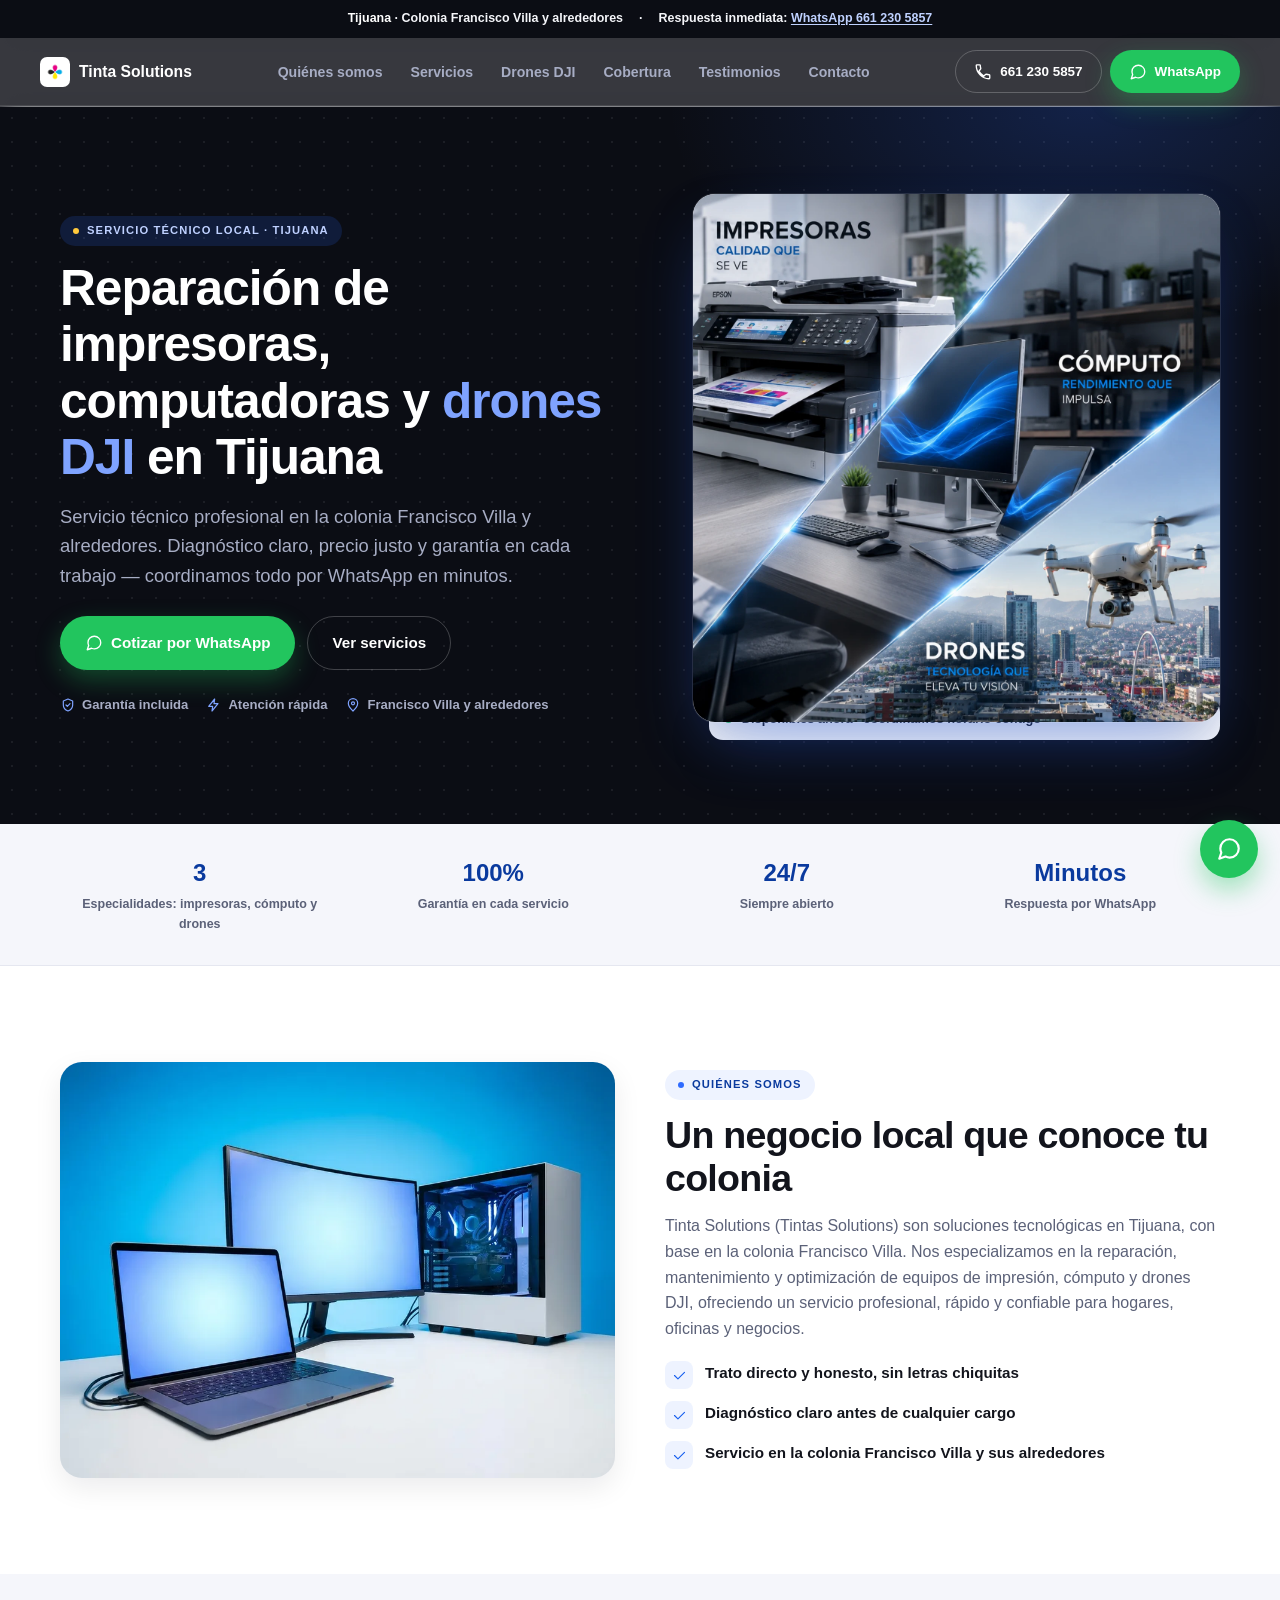
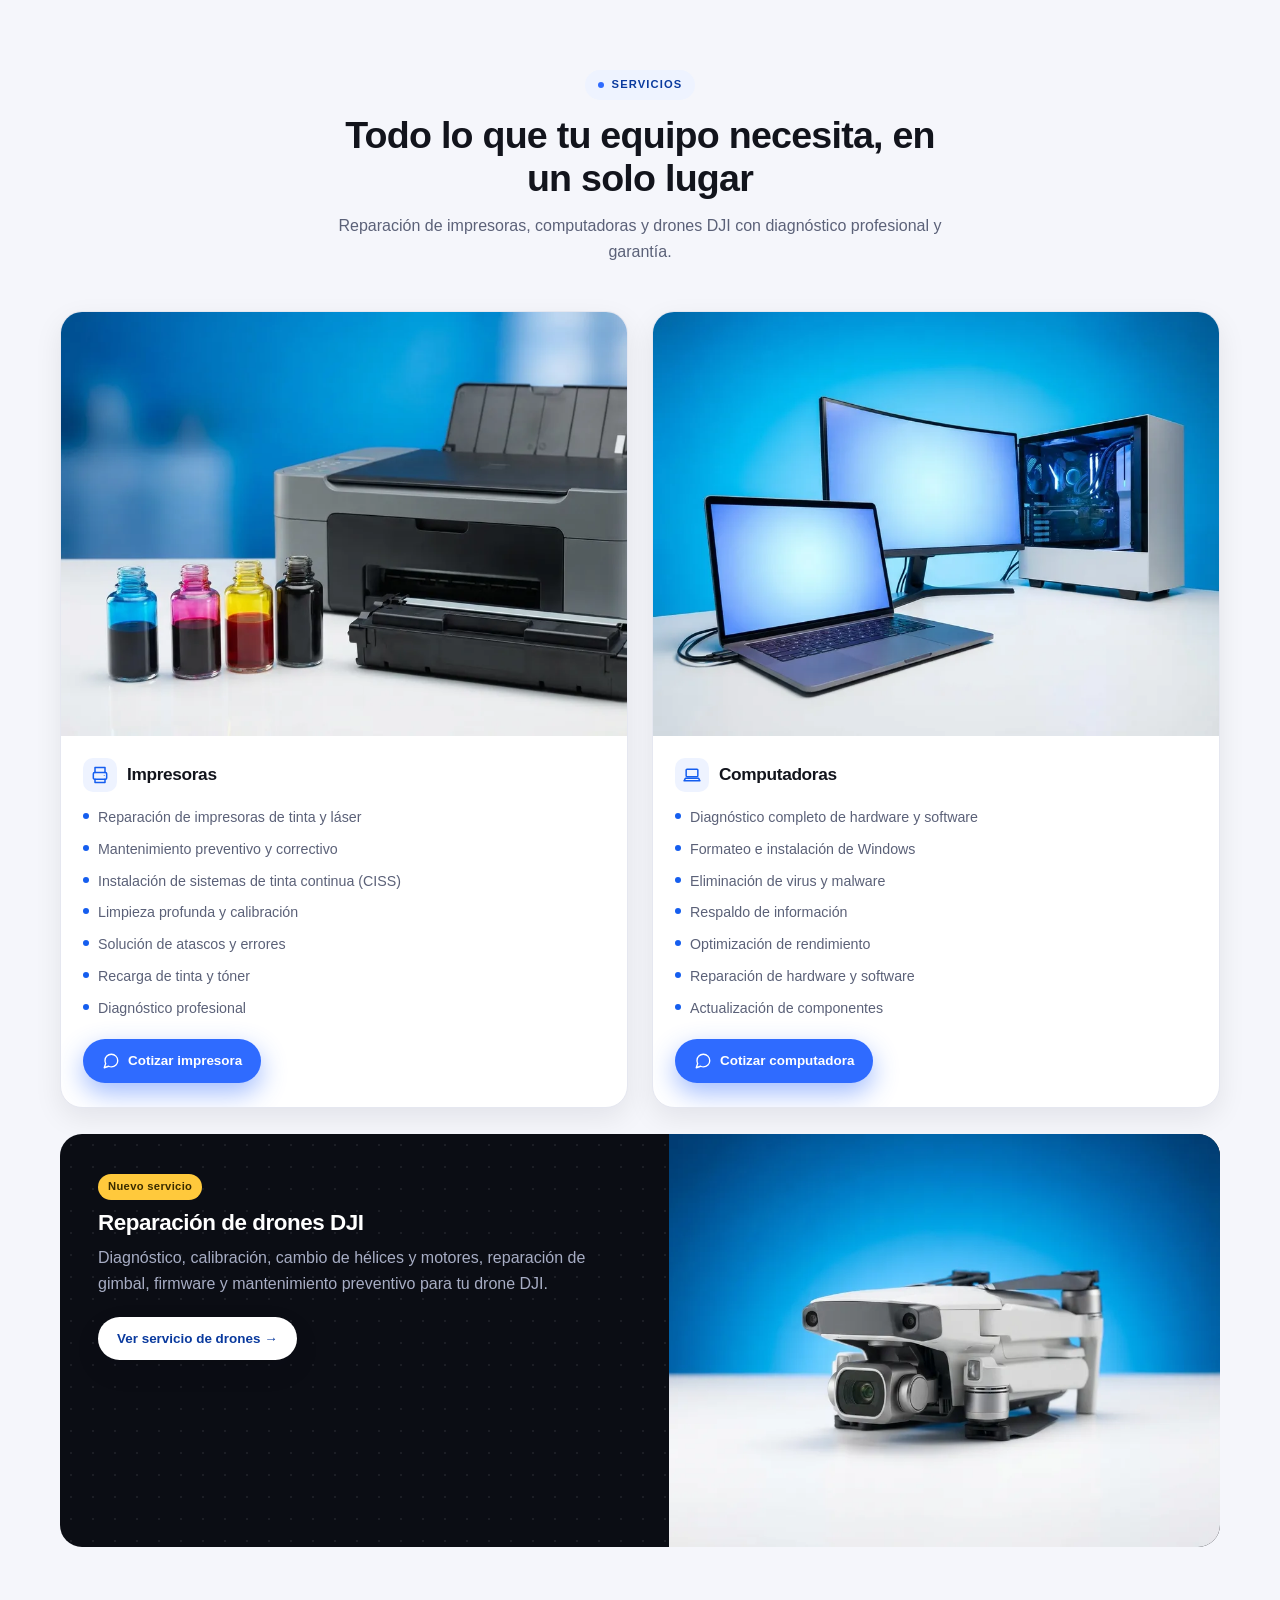
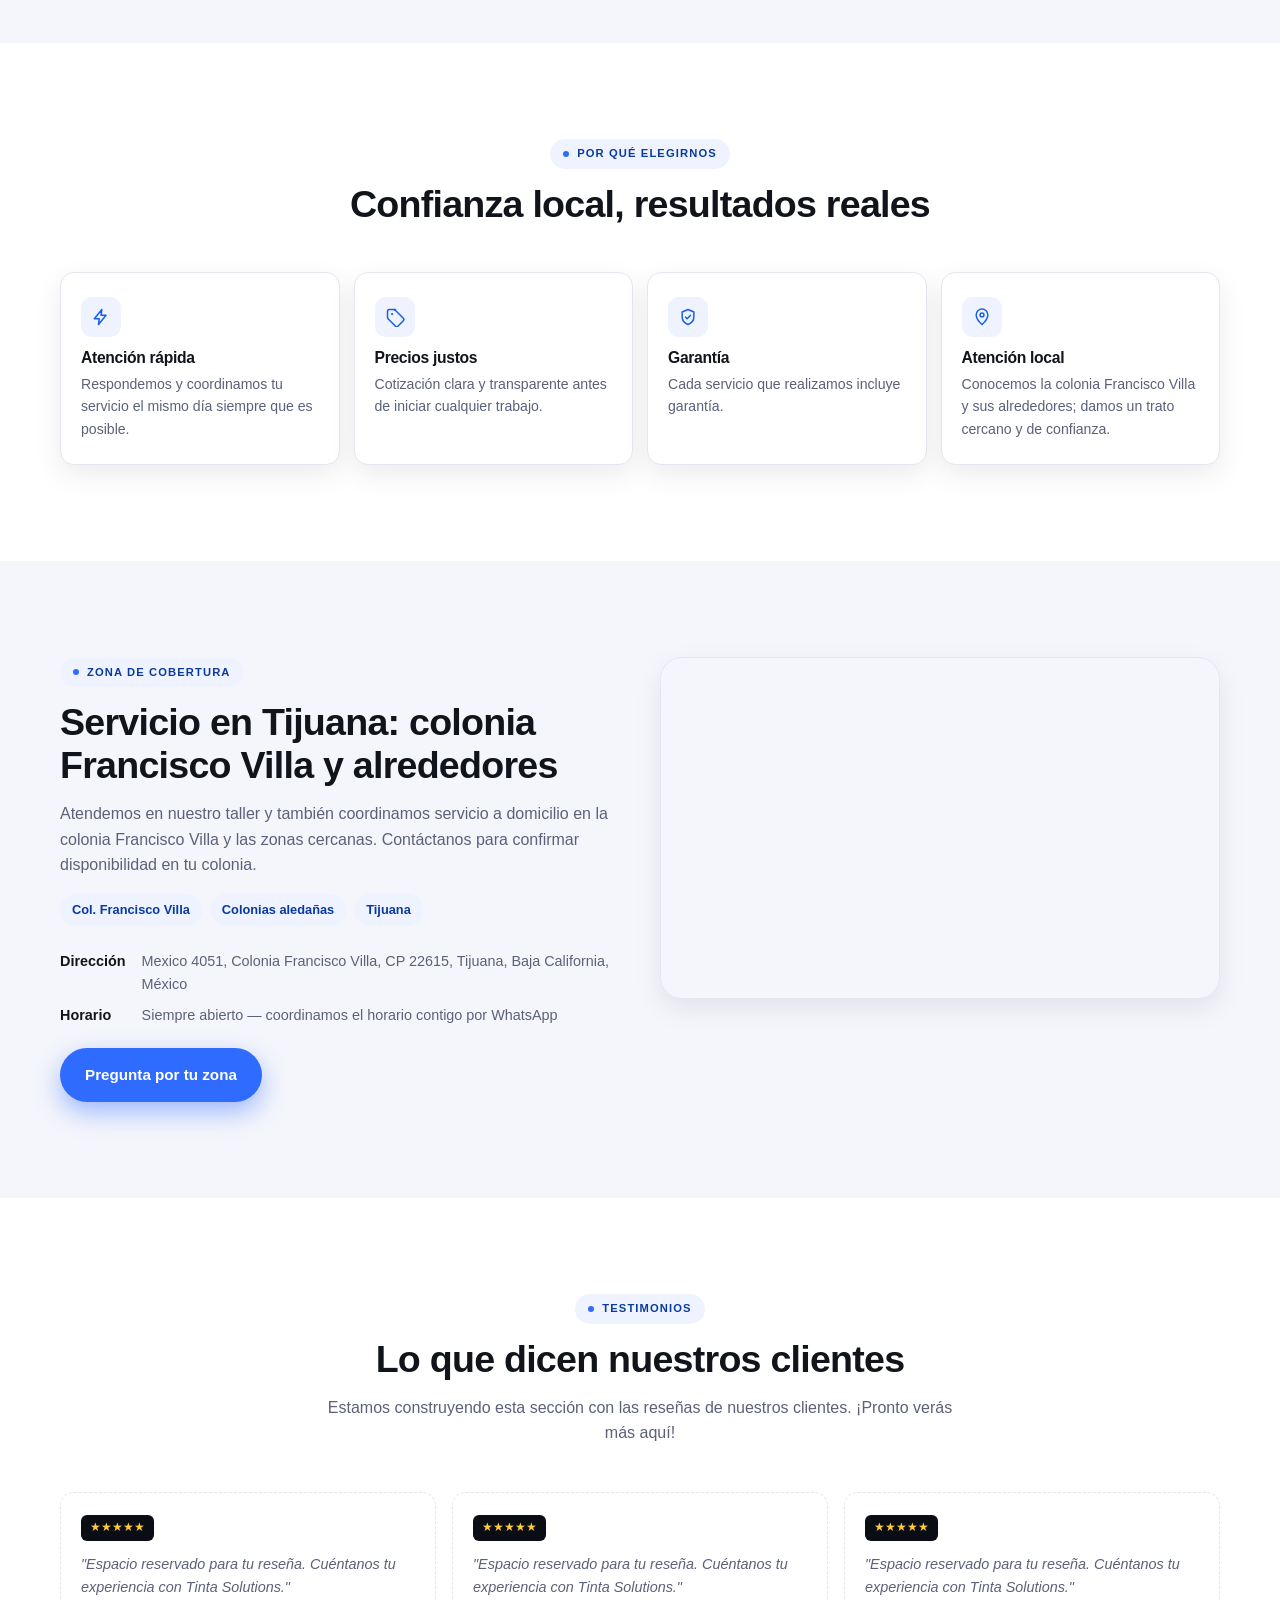
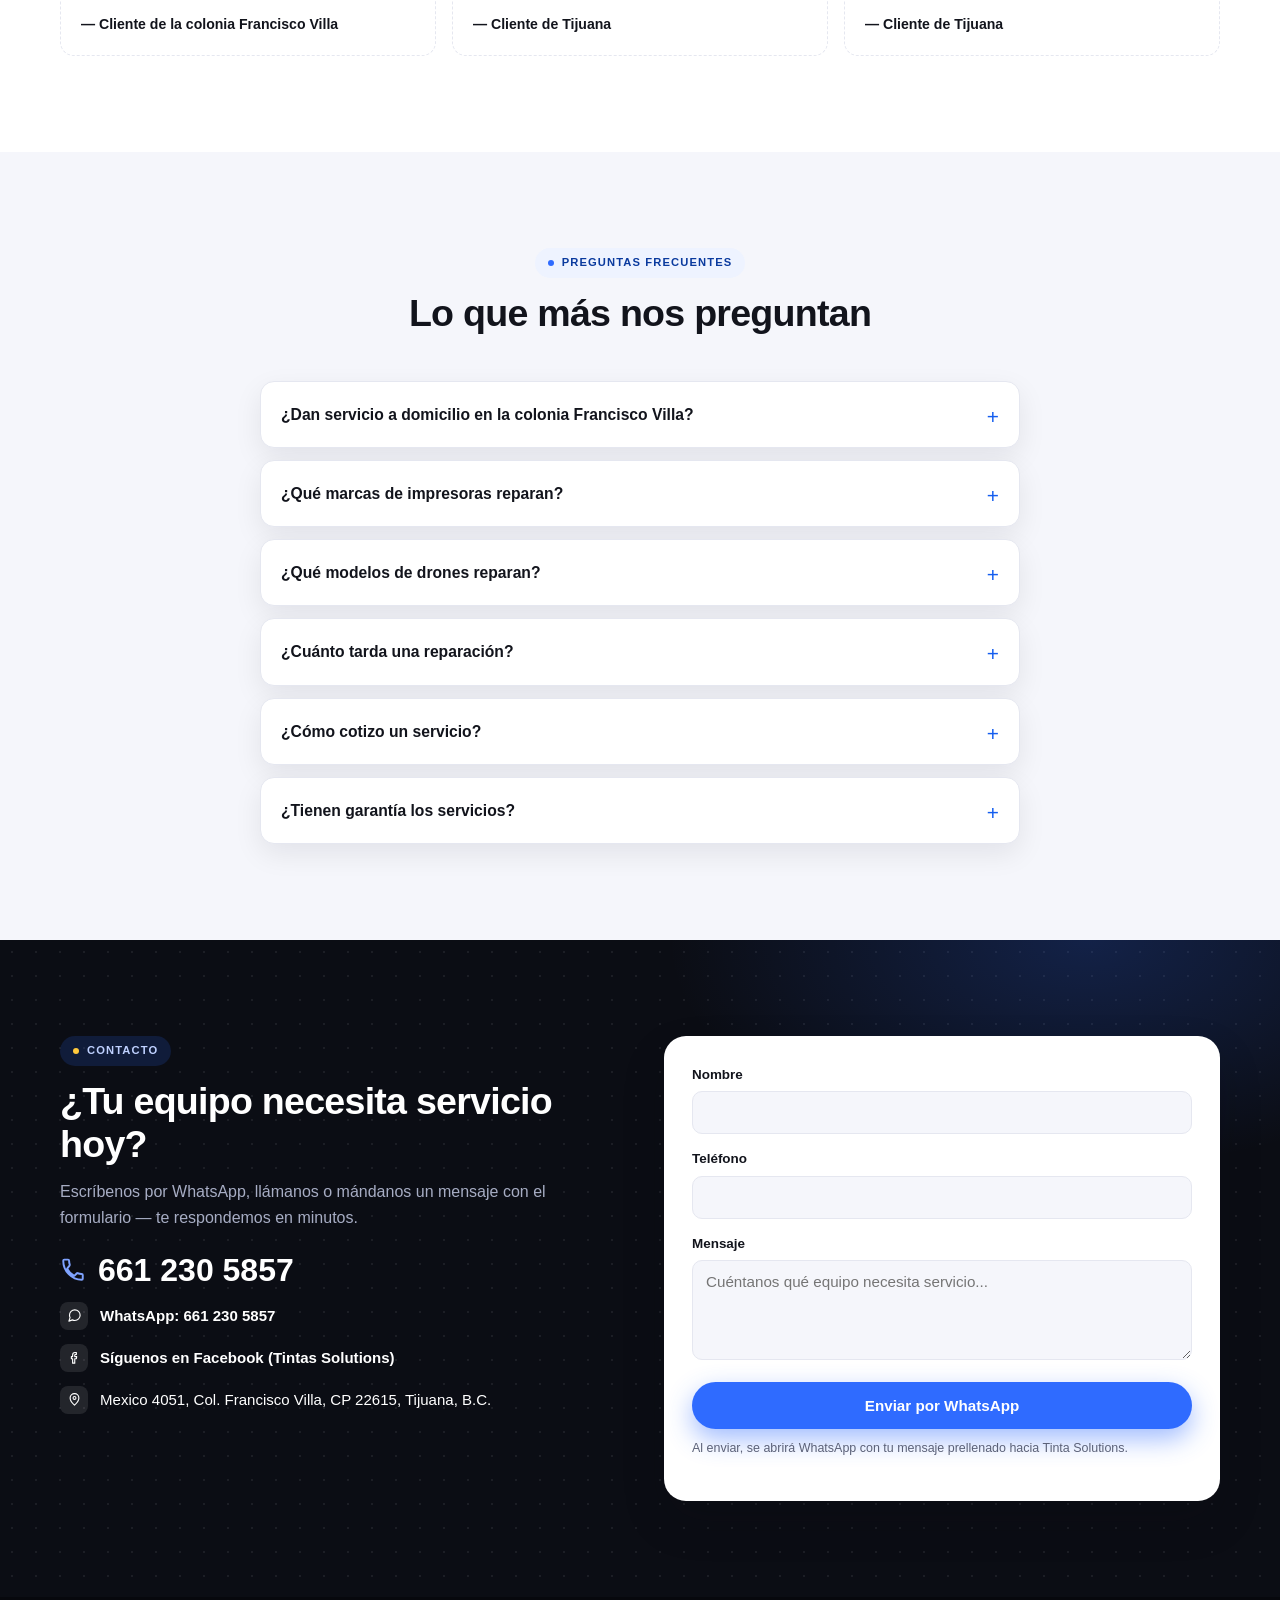
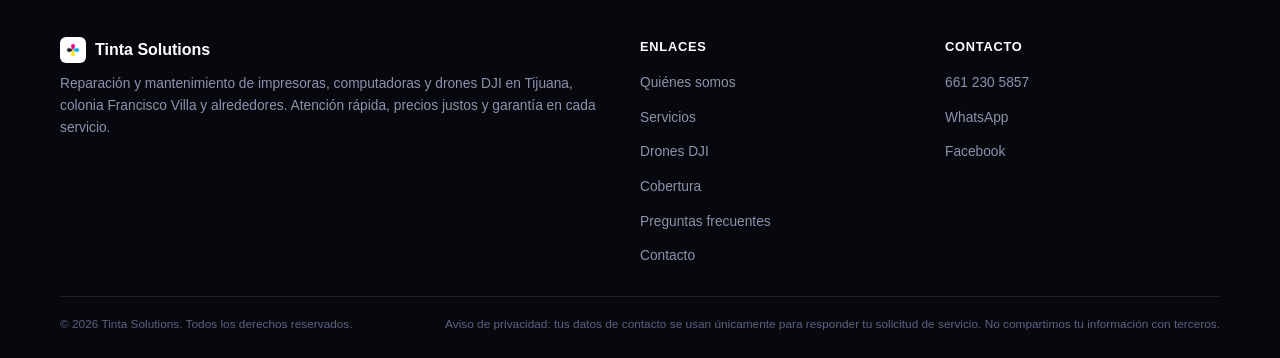
<file: index.html>
<!DOCTYPE html>
<html lang="es-MX">
<head>
<meta charset="UTF-8">
<meta name="viewport" content="width=device-width, initial-scale=1, viewport-fit=cover">
<title>Reparación de Impresoras, Computadoras y Drones DJI en Tijuana | Tinta Solutions</title>
<meta name="description" content="Tinta Solutions (Tintas Solutions): reparación de impresoras, computadoras y drones DJI en Tijuana, colonia Francisco Villa y alrededores. Servicio profesional, rápido y con garantía. Siempre abierto. ☎ 661 230 5857">
<meta name="keywords" content="reparación de impresoras Tijuana, reparación de computadoras Tijuana, colonia Francisco Villa, recarga de tinta Tijuana, servicio técnico de cómputo Tijuana, reparación de drones DJI Tijuana, sistema de tinta continua Tijuana">
<meta name="robots" content="index, follow">
<meta name="author" content="Tinta Solutions">
<link rel="canonical" href="https://tijuanaprinter.com/">

<meta property="og:type" content="business.business">
<meta property="og:site_name" content="Tinta Solutions">
<meta property="og:title" content="Reparación de Impresoras, Computadoras y Drones DJI en Tijuana | Tinta Solutions">
<meta property="og:description" content="Soluciones tecnológicas en Tijuana, colonia Francisco Villa y alrededores: impresoras, computadoras y drones DJI. Atención rápida y garantizada.">
<meta property="og:image" content="https://tijuanaprinter.com/images/og-image.png">
<meta property="og:image:width" content="1200">
<meta property="og:image:height" content="630">
<meta property="og:url" content="https://tijuanaprinter.com/">
<meta property="og:locale" content="es_MX">

<meta name="twitter:card" content="summary_large_image">
<meta name="twitter:title" content="Reparación de Impresoras, Computadoras y Drones DJI en Tijuana | Tinta Solutions">
<meta name="twitter:description" content="Servicio técnico local en Tijuana, colonia Francisco Villa y alrededores: impresoras, computadoras, drones DJI, tinta continua, formateo y más.">
<meta name="twitter:image" content="https://tijuanaprinter.com/images/og-image.png">

<link rel="icon" href="/favicon.ico" sizes="any">
<link rel="icon" type="image/png" sizes="192x192" href="/images/favicon-192.png">
<link rel="apple-touch-icon" href="/images/apple-touch-icon.png">

<meta name="theme-color" content="#0B0D14">
<meta name="geo.region" content="MX-BCN">
<meta name="geo.placename" content="Tijuana">
<meta name="geo.position" content="32.5115;-117.1225">
<meta name="ICBM" content="32.5115, -117.1225">

<link rel="preconnect" href="https://www.google.com">
<link rel="stylesheet" href="/css/style.css?v=8">

<script type="application/ld+json">
{
  "@context": "https://schema.org",
  "@type": "ElectronicsStore",
  "name": "Tinta Solutions",
  "alternateName": "Tintas Solutions",
  "image": "https://tijuanaprinter.com/images/logo-icon.webp",
  "logo": "https://tijuanaprinter.com/images/logo-icon.webp",
  "url": "https://tijuanaprinter.com/",
  "telephone": "+52-661-230-5857",
  "priceRange": "$$",
  "address": {
    "@type": "PostalAddress",
    "streetAddress": "Mexico 4051, Colonia Francisco Villa",
    "addressLocality": "Tijuana",
    "addressRegion": "Baja California",
    "postalCode": "22615",
    "addressCountry": "MX"
  },
  "geo": { "@type": "GeoCoordinates", "latitude": 32.5115, "longitude": -117.1225 },
  "areaServed": [
    { "@type": "City", "name": "Tijuana" },
    { "@type": "Place", "name": "Colonia Francisco Villa" }
  ],
  "openingHoursSpecification": [
    { "@type": "OpeningHoursSpecification", "dayOfWeek": ["Monday","Tuesday","Wednesday","Thursday","Friday","Saturday","Sunday"], "opens": "00:00", "closes": "23:59" }
  ],
  "sameAs": ["https://www.facebook.com/profile.php?id=61590290923533"],
  "makesOffer": [
    { "@type": "Offer", "itemOffered": { "@type": "Service", "name": "Reparación de impresoras" } },
    { "@type": "Offer", "itemOffered": { "@type": "Service", "name": "Recarga de tinta y tóner" } },
    { "@type": "Offer", "itemOffered": { "@type": "Service", "name": "Instalación de sistema de tinta continua (CISS)" } },
    { "@type": "Offer", "itemOffered": { "@type": "Service", "name": "Reparación de computadoras" } },
    { "@type": "Offer", "itemOffered": { "@type": "Service", "name": "Formateo e instalación de Windows" } },
    { "@type": "Offer", "itemOffered": { "@type": "Service", "name": "Reparación de drones DJI" } }
  ]
}
</script>
<script type="application/ld+json">
{
  "@context": "https://schema.org",
  "@type": "FAQPage",
  "mainEntity": [
    {
      "@type": "Question",
      "name": "¿Dan servicio a domicilio en la colonia Francisco Villa?",
      "acceptedAnswer": { "@type": "Answer", "text": "Sí. Atendemos en nuestro taller y también coordinamos servicio a domicilio en la colonia Francisco Villa y colonias aledañas de Tijuana. Escríbenos por WhatsApp para confirmar disponibilidad en tu zona." }
    },
    {
      "@type": "Question",
      "name": "¿Qué marcas de impresoras reparan?",
      "acceptedAnswer": { "@type": "Answer", "text": "Reparamos impresoras de tinta y láser de las marcas más comunes, incluyendo instalación de sistemas de tinta continua (CISS), recarga de tinta y tóner, y mantenimiento preventivo y correctivo." }
    },
    {
      "@type": "Question",
      "name": "¿Qué modelos de drones reparan?",
      "acceptedAnswer": { "@type": "Answer", "text": "Nos enfocamos principalmente en drones DJI (Mavic, Mini, Air, Phantom, Avata y más): diagnóstico, hélices y motores, gimbal y cámara, calibración de sensores, firmware y reparación post-accidente." }
    },
    {
      "@type": "Question",
      "name": "¿Cuánto tarda una reparación?",
      "acceptedAnswer": { "@type": "Answer", "text": "Depende del equipo y la falla. Primero hacemos un diagnóstico y te damos un tiempo estimado junto con la cotización, antes de iniciar cualquier trabajo." }
    },
    {
      "@type": "Question",
      "name": "¿Cómo cotizo un servicio?",
      "acceptedAnswer": { "@type": "Answer", "text": "Lo más rápido es escribirnos por WhatsApp al 661 230 5857 contándonos qué equipo necesita servicio; también puedes llamarnos o llenar el formulario de contacto del sitio." }
    },
    {
      "@type": "Question",
      "name": "¿Tienen garantía los servicios?",
      "acceptedAnswer": { "@type": "Answer", "text": "Sí, todos nuestros servicios de reparación incluyen garantía." }
    }
  ]
}
</script>
</head>
<body>
<svg style="display:none" aria-hidden="true">
<symbol id="i-phone" viewBox="0 0 24 24"><path d="M6.6 10.8c1.4 2.8 3.8 5.2 6.6 6.6l2.2-2.2c.3-.3.7-.4 1-.2 1.1.4 2.3.6 3.6.6.6 0 1 .4 1 1V20c0 .6-.4 1-1 1C10.9 21 3 13.1 3 3.4c0-.6.4-1 1-1h3.4c.6 0 1 .4 1 1 0 1.3.2 2.5.6 3.6.1.4 0 .8-.2 1L6.6 10.8Z"/></symbol>
<symbol id="i-chat" viewBox="0 0 24 24"><path d="M21 11.5a8.4 8.4 0 0 1-8.4 8.4c-1.3 0-2.6-.3-3.8-.9L3 21l1.9-5.7a8.4 8.4 0 0 1-.9-3.8A8.4 8.4 0 0 1 12.5 3a8.5 8.5 0 0 1 8.5 8.5Z"/></symbol>
<symbol id="i-shield" viewBox="0 0 24 24"><path d="M12 3l7 3v6c0 4.5-3 7.5-7 9-4-1.5-7-4.5-7-9V6l7-3Z"/><path d="M9 12l2 2 4-4"/></symbol>
<symbol id="i-pin" viewBox="0 0 24 24"><path d="M12 21s7-6.3 7-11.5A7 7 0 0 0 5 9.5C5 14.7 12 21 12 21Z"/><circle cx="12" cy="9.5" r="2.3"/></symbol>
<symbol id="i-printer" viewBox="0 0 24 24"><path d="M6 9V3h12v6"/><rect x="4" y="9" width="16" height="8" rx="1.5"/><path d="M6 17v4h12v-4"/><circle cx="17" cy="12.5" r="0.6" fill="currentColor" stroke="none"/></symbol>
<symbol id="i-laptop" viewBox="0 0 24 24"><rect x="5" y="5" width="14" height="9" rx="1"/><path d="M2.5 19h19l-1.5-3H4l-1.5 3Z"/></symbol>
<symbol id="i-drone" viewBox="0 0 24 24"><circle cx="12" cy="12" r="2.3"/><path d="M12 9.7 6 5M12 9.7l6-4.7M12 14.3 6 19M12 14.3l6 4.7"/><circle cx="5" cy="4.3" r="1.6"/><circle cx="19" cy="4.3" r="1.6"/><circle cx="5" cy="19.7" r="1.6"/><circle cx="19" cy="19.7" r="1.6"/></symbol>
<symbol id="i-droplet" viewBox="0 0 24 24"><path d="M12 3s6 6.5 6 10.5A6 6 0 0 1 6 13.5C6 9.5 12 3 12 3Z"/></symbol>
<symbol id="i-bolt" viewBox="0 0 24 24"><path d="M13 3 4 14h6l-1 7 9-11h-6l1-7Z"/></symbol>
<symbol id="i-tag" viewBox="0 0 24 24"><path d="M12.6 3H5a2 2 0 0 0-2 2v7.6c0 .5.2 1 .6 1.4l9 9a2 2 0 0 0 2.8 0l6.6-6.6a2 2 0 0 0 0-2.8l-9-9c-.4-.4-.9-.6-1.4-.6Z"/><circle cx="8.5" cy="8.5" r="1.3" fill="currentColor" stroke="none"/></symbol>
<symbol id="i-check" viewBox="0 0 24 24"><path d="m4 12 5.5 5.5L20 7"/></symbol>
<symbol id="i-menu" viewBox="0 0 24 24"><path d="M3 6h18M3 12h18M3 18h18"/></symbol>
<symbol id="i-facebook" viewBox="0 0 24 24"><path d="M15 4h-2.3C10.5 4 9 5.6 9 8v2.5H7V14h2v7h3.4v-7h2.6l.5-3.5h-3.1V8.3c0-.9.5-1.3 1.4-1.3H15V4Z"/></symbol>
<symbol id="i-close" viewBox="0 0 24 24"><path d="M6 6l12 12M18 6 6 18"/></symbol>
</svg>

<a class="skip-link" href="#main">Saltar al contenido</a>

<div class="announce">
  <div class="container">
    <span><strong>Tijuana</strong> · Colonia Francisco Villa y alrededores</span>
    <span>·</span>
    <span>Respuesta inmediata: <a href="https://wa.me/526612305857" target="_blank" rel="noopener">WhatsApp 661 230 5857</a></span>
  </div>
</div>

<header class="site-header">
  <div class="container nav">
    <a class="brand" href="/#top">
      <img src="/images/logo-icon.webp" alt="Logo Tinta Solutions" width="30" height="30">
      <span class="brand-name">Tinta Solutions</span>
    </a>
    <nav aria-label="Navegación principal">
      <ul class="nav-links" id="nav-links">
        <li><a href="/#nosotros">Quiénes somos</a></li>
        <li><a href="/#servicios">Servicios</a></li>
        <li><a href="/drones.html">Drones DJI</a></li>
        <li><a href="/#cobertura">Cobertura</a></li>
        <li><a href="/#testimonios">Testimonios</a></li>
        <li><a href="/#contacto">Contacto</a></li>
      </ul>
    </nav>
    <div class="nav-cta">
      <a class="btn btn-outline on-dark btn-sm" href="tel:+526612305857"><svg class="icn"><use href="#i-phone"/></svg><span class="label">661 230 5857</span></a>
      <a class="btn btn-whatsapp btn-sm" href="https://wa.me/526612305857?text=Hola%2C%20quiero%20cotizar%20un%20servicio" target="_blank" rel="noopener"><svg class="icn"><use href="#i-chat"/></svg><span class="label">WhatsApp</span></a>
      <button class="nav-toggle" aria-label="Abrir menú" aria-expanded="false" aria-controls="nav-links">
        <svg class="icn i-menu" style="width:24px;height:24px"><use href="#i-menu"/></svg>
        <svg class="icn i-close" style="width:24px;height:24px"><use href="#i-close"/></svg>
      </button>
    </div>
  </div>
</header>

<main id="main">

  <!-- HERO -->
  <section class="hero dark-section" id="top">
    <div class="container hero-grid">
      <div class="hero-copy">
        <span class="eyebrow on-dark">Servicio técnico local · Tijuana</span>
        <h1>Reparación de impresoras, computadoras y <span class="highlight">drones DJI</span> en Tijuana</h1>
        <p class="lead">Servicio técnico profesional en la colonia Francisco Villa y alrededores. Diagnóstico claro, precio justo y garantía en cada trabajo — coordinamos todo por WhatsApp en minutos.</p>
        <div class="hero-actions">
          <a class="btn btn-whatsapp" href="https://wa.me/526612305857?text=Hola%2C%20quiero%20cotizar%20un%20servicio" target="_blank" rel="noopener"><svg class="icn"><use href="#i-chat"/></svg>Cotizar por WhatsApp</a>
          <a class="btn btn-outline on-dark" href="#servicios">Ver servicios</a>
        </div>
        <ul class="hero-trust">
          <li><span><svg class="icn"><use href="#i-shield"/></svg>Garantía incluida</span></li>
          <li><span><svg class="icn"><use href="#i-bolt"/></svg>Atención rápida</span></li>
          <li><span><svg class="icn"><use href="#i-pin"/></svg>Francisco Villa y alrededores</span></li>
        </ul>
      </div>
      <div class="hero-media">
        <div class="frame r-1-1 glow">
          <img src="/images/hero-promo.webp" alt="Tinta Solutions: reparación de impresoras, cómputo y drones en Tijuana" width="1400" height="1400" loading="eager">
        </div>
        <div class="hero-badge"><span class="dot"></span><span class="txt">Disponibles ahora · coordinamos horario contigo</span></div>
      </div>
    </div>
  </section>

  <!-- STATS -->
  <div class="stats">
    <div class="container">
      <div class="stats-grid">
        <div class="stat"><b>3</b><span>Especialidades: impresoras, cómputo y drones</span></div>
        <div class="stat"><b>100%</b><span>Garantía en cada servicio</span></div>
        <div class="stat"><b>24/7</b><span>Siempre abierto</span></div>
        <div class="stat"><b>Minutos</b><span>Respuesta por WhatsApp</span></div>
      </div>
    </div>
  </div>

  <!-- QUIÉNES SOMOS -->
  <section id="nosotros">
    <div class="container about-grid">
      <div class="about-media">
        <div class="frame r-4-3"><img src="/images/service-computer2.webp" alt="Laptop y computadora de escritorio en servicio técnico" width="900" height="675" loading="lazy"></div>
      </div>
      <div class="about-copy">
        <span class="eyebrow">Quiénes somos</span>
        <h2>Un negocio local que conoce tu colonia</h2>
        <p class="muted">Tinta Solutions (Tintas Solutions) son soluciones tecnológicas en Tijuana, con base en la colonia Francisco Villa. Nos especializamos en la reparación, mantenimiento y optimización de equipos de impresión, cómputo y drones DJI, ofreciendo un servicio profesional, rápido y confiable para hogares, oficinas y negocios.</p>
        <ul class="about-points">
          <li><span class="chip"><svg class="icn"><use href="#i-check"/></svg></span> Trato directo y honesto, sin letras chiquitas</li>
          <li><span class="chip"><svg class="icn"><use href="#i-check"/></svg></span> Diagnóstico claro antes de cualquier cargo</li>
          <li><span class="chip"><svg class="icn"><use href="#i-check"/></svg></span> Servicio en la colonia Francisco Villa y sus alrededores</li>
        </ul>
      </div>
    </div>
  </section>

  <!-- SERVICIOS -->
  <section class="bg-soft" id="servicios">
    <div class="container">
      <div class="section-head">
        <span class="eyebrow">Servicios</span>
        <h2>Todo lo que tu equipo necesita, en un solo lugar</h2>
        <p class="muted">Reparación de impresoras, computadoras y drones DJI con diagnóstico profesional y garantía.</p>
      </div>
      <div class="services-grid">
        <div class="service-card">
          <div class="frame r-4-3"><img src="/images/service-printer2.webp" alt="Impresora y botellas de tinta de colores en servicio técnico Tijuana" width="900" height="675" loading="lazy"></div>
          <div class="service-card-body">
            <h3><span class="ico"><svg class="icn"><use href="#i-printer"/></svg></span> Impresoras</h3>
            <ul class="service-list">
              <li>Reparación de impresoras de tinta y láser</li>
              <li>Mantenimiento preventivo y correctivo</li>
              <li>Instalación de sistemas de tinta continua (CISS)</li>
              <li>Limpieza profunda y calibración</li>
              <li>Solución de atascos y errores</li>
              <li>Recarga de tinta y tóner</li>
              <li>Diagnóstico profesional</li>
            </ul>
            <a class="btn btn-primary btn-sm" href="https://wa.me/526612305857?text=Hola%2C%20quiero%20cotizar%20una%20reparaci%C3%B3n%20de%20impresora" target="_blank" rel="noopener"><svg class="icn"><use href="#i-chat"/></svg>Cotizar impresora</a>
          </div>
        </div>
        <div class="service-card">
          <div class="frame r-4-3"><img src="/images/service-computer2.webp" alt="Laptop y PC de escritorio en servicio técnico Tijuana" width="900" height="675" loading="lazy"></div>
          <div class="service-card-body">
            <h3><span class="ico"><svg class="icn"><use href="#i-laptop"/></svg></span> Computadoras</h3>
            <ul class="service-list">
              <li>Diagnóstico completo de hardware y software</li>
              <li>Formateo e instalación de Windows</li>
              <li>Eliminación de virus y malware</li>
              <li>Respaldo de información</li>
              <li>Optimización de rendimiento</li>
              <li>Reparación de hardware y software</li>
              <li>Actualización de componentes</li>
            </ul>
            <a class="btn btn-primary btn-sm" href="https://wa.me/526612305857?text=Hola%2C%20quiero%20cotizar%20una%20reparaci%C3%B3n%20de%20computadora" target="_blank" rel="noopener"><svg class="icn"><use href="#i-chat"/></svg>Cotizar computadora</a>
          </div>
        </div>
      </div>

      <a class="drone-banner" href="/drones.html">
        <div class="drone-banner-copy">
          <span class="badge-new">Nuevo servicio</span>
          <h3>Reparación de drones DJI</h3>
          <p>Diagnóstico, calibración, cambio de hélices y motores, reparación de gimbal, firmware y mantenimiento preventivo para tu drone DJI.</p>
          <span class="btn btn-white btn-sm">Ver servicio de drones →</span>
        </div>
        <div class="frame r-4-3"><img src="/images/drone-card.webp" alt="Drone DJI en servicio técnico" width="900" height="675" loading="lazy"></div>
      </a>
    </div>
  </section>

  <!-- POR QUÉ ELEGIRNOS -->
  <section id="porque">
    <div class="container">
      <div class="section-head">
        <span class="eyebrow">Por qué elegirnos</span>
        <h2>Confianza local, resultados reales</h2>
      </div>
      <div class="why-grid">
        <div class="why-card"><span class="icon"><svg class="icn"><use href="#i-bolt"/></svg></span><h3>Atención rápida</h3><p>Respondemos y coordinamos tu servicio el mismo día siempre que es posible.</p></div>
        <div class="why-card"><span class="icon"><svg class="icn"><use href="#i-tag"/></svg></span><h3>Precios justos</h3><p>Cotización clara y transparente antes de iniciar cualquier trabajo.</p></div>
        <div class="why-card"><span class="icon"><svg class="icn"><use href="#i-shield"/></svg></span><h3>Garantía</h3><p>Cada servicio que realizamos incluye garantía.</p></div>
        <div class="why-card"><span class="icon"><svg class="icn"><use href="#i-pin"/></svg></span><h3>Atención local</h3><p>Conocemos la colonia Francisco Villa y sus alrededores; damos un trato cercano y de confianza.</p></div>
      </div>
    </div>
  </section>

  <!-- COBERTURA -->
  <section class="bg-soft" id="cobertura">
    <div class="container coverage-grid">
      <div class="coverage-info">
        <span class="eyebrow">Zona de cobertura</span>
        <h2>Servicio en Tijuana: colonia Francisco Villa y alrededores</h2>
        <p class="muted">Atendemos en nuestro taller y también coordinamos servicio a domicilio en la colonia Francisco Villa y las zonas cercanas. Contáctanos para confirmar disponibilidad en tu colonia.</p>
        <div class="zone-tags">
          <span>Col. Francisco Villa</span>
          <span>Colonias aledañas</span>
          <span>Tijuana</span>
        </div>
        <dl>
          <dt>Dirección</dt>
          <dd>Mexico 4051, Colonia Francisco Villa, CP 22615, Tijuana, Baja California, México</dd>
          <dt>Horario</dt>
          <dd>Siempre abierto — coordinamos el horario contigo por WhatsApp</dd>
        </dl>
        <a class="btn btn-primary" href="https://wa.me/526612305857?text=Hola%2C%20quiero%20saber%20si%20dan%20servicio%20en%20mi%20zona" target="_blank" rel="noopener">Pregunta por tu zona</a>
      </div>
      <div class="map-wrap">
        <iframe title="Ubicación de Tinta Solutions en Tijuana" loading="lazy" referrerpolicy="no-referrer-when-downgrade" src="https://www.google.com/maps?q=Mexico+4051,+Colonia+Francisco+Villa,+22615+Tijuana,+Baja+California&output=embed"></iframe>
      </div>
    </div>
  </section>

  <!-- TESTIMONIOS -->
  <section id="testimonios">
    <div class="container">
      <div class="section-head">
        <span class="eyebrow">Testimonios</span>
        <h2>Lo que dicen nuestros clientes</h2>
        <p class="muted">Estamos construyendo esta sección con las reseñas de nuestros clientes. ¡Pronto verás más aquí!</p>
      </div>
      <div class="testimonials-grid">
        <div class="testimonial-card">
          <span class="stars">★★★★★</span>
          <p>"Espacio reservado para tu reseña. Cuéntanos tu experiencia con Tinta Solutions."</p>
          <div class="testimonial-name">— Cliente de la colonia Francisco Villa</div>
        </div>
        <div class="testimonial-card">
          <span class="stars">★★★★★</span>
          <p>"Espacio reservado para tu reseña. Cuéntanos tu experiencia con Tinta Solutions."</p>
          <div class="testimonial-name">— Cliente de Tijuana</div>
        </div>
        <div class="testimonial-card">
          <span class="stars">★★★★★</span>
          <p>"Espacio reservado para tu reseña. Cuéntanos tu experiencia con Tinta Solutions."</p>
          <div class="testimonial-name">— Cliente de Tijuana</div>
        </div>
      </div>
    </div>
  </section>

  <!-- PREGUNTAS FRECUENTES -->
  <section class="bg-soft" id="faq">
    <div class="container">
      <div class="section-head">
        <span class="eyebrow">Preguntas frecuentes</span>
        <h2>Lo que más nos preguntan</h2>
      </div>
      <div class="faq-list">
        <details class="faq-item">
          <summary>¿Dan servicio a domicilio en la colonia Francisco Villa?</summary>
          <p>Sí. Atendemos en nuestro taller y también coordinamos servicio a domicilio en la colonia Francisco Villa y colonias aledañas de Tijuana. Escríbenos por WhatsApp para confirmar disponibilidad en tu zona.</p>
        </details>
        <details class="faq-item">
          <summary>¿Qué marcas de impresoras reparan?</summary>
          <p>Reparamos impresoras de tinta y láser de las marcas más comunes, incluyendo instalación de sistemas de tinta continua (CISS), recarga de tinta y tóner, y mantenimiento preventivo y correctivo.</p>
        </details>
        <details class="faq-item">
          <summary>¿Qué modelos de drones reparan?</summary>
          <p>Nos enfocamos principalmente en drones DJI (Mavic, Mini, Air, Phantom, Avata y más): diagnóstico, hélices y motores, gimbal y cámara, calibración de sensores, firmware y reparación post-accidente.</p>
        </details>
        <details class="faq-item">
          <summary>¿Cuánto tarda una reparación?</summary>
          <p>Depende del equipo y la falla. Primero hacemos un diagnóstico y te damos un tiempo estimado junto con la cotización, antes de iniciar cualquier trabajo.</p>
        </details>
        <details class="faq-item">
          <summary>¿Cómo cotizo un servicio?</summary>
          <p>Lo más rápido es escribirnos por WhatsApp al 661 230 5857 contándonos qué equipo necesita servicio; también puedes llamarnos o llenar el formulario de contacto de este sitio.</p>
        </details>
        <details class="faq-item">
          <summary>¿Tienen garantía los servicios?</summary>
          <p>Sí, todos nuestros servicios de reparación incluyen garantía.</p>
        </details>
      </div>
    </div>
  </section>

  <!-- CONTACTO / CTA FINAL -->
  <section class="dark-section" id="contacto">
    <div class="container contact-grid">
      <div class="contact-copy">
        <span class="eyebrow on-dark">Contacto</span>
        <h2>¿Tu equipo necesita servicio hoy?</h2>
        <p class="muted-dark">Escríbenos por WhatsApp, llámanos o mándanos un mensaje con el formulario — te respondemos en minutos.</p>
        <a class="big-phone" href="tel:+526612305857"><svg class="icn"><use href="#i-phone"/></svg>661 230 5857</a>
        <ul class="contact-list">
          <li><span class="chip"><svg class="icn"><use href="#i-chat"/></svg></span> <a href="https://wa.me/526612305857" target="_blank" rel="noopener">WhatsApp: 661 230 5857</a></li>
          <li><span class="chip"><svg class="icn"><use href="#i-facebook"/></svg></span> <a href="https://www.facebook.com/profile.php?id=61590290923533" target="_blank" rel="noopener">Síguenos en Facebook (Tintas Solutions)</a></li>
          <li><span class="chip"><svg class="icn"><use href="#i-pin"/></svg></span> <span class="txt">Mexico 4051, Col. Francisco Villa, CP 22615, Tijuana, B.C.</span></li>
        </ul>
      </div>
      <div class="form-card">
        <div class="form-success" id="form-success">¡Gracias! Se abrió WhatsApp con tu mensaje listo para enviar.</div>
        <form id="contact-form" novalidate>
          <div class="form-row">
            <label for="name">Nombre</label>
            <input id="name" name="name" type="text" required autocomplete="name">
          </div>
          <div class="form-row">
            <label for="phone">Teléfono</label>
            <input id="phone" name="phone" type="tel" required autocomplete="tel">
          </div>
          <div class="form-row">
            <label for="message">Mensaje</label>
            <textarea id="message" name="message" required placeholder="Cuéntanos qué equipo necesita servicio..."></textarea>
          </div>
          <button class="btn btn-primary btn-block" type="submit">Enviar por WhatsApp</button>
          <p class="form-note">Al enviar, se abrirá WhatsApp con tu mensaje prellenado hacia Tinta Solutions.</p>
        </form>
      </div>
    </div>
  </section>

</main>

<footer class="site-footer">
  <div class="container">
    <div class="footer-grid">
      <div>
        <div class="footer-brand">
          <img src="/images/logo-icon.webp" alt="Tinta Solutions" width="26" height="26">
          <span>Tinta Solutions</span>
        </div>
        <p>Reparación y mantenimiento de impresoras, computadoras y drones DJI en Tijuana, colonia Francisco Villa y alrededores. Atención rápida, precios justos y garantía en cada servicio.</p>
      </div>
      <div>
        <h4>Enlaces</h4>
        <ul class="footer-links">
          <li><a href="/#nosotros">Quiénes somos</a></li>
          <li><a href="/#servicios">Servicios</a></li>
          <li><a href="/drones.html">Drones DJI</a></li>
          <li><a href="/#cobertura">Cobertura</a></li>
          <li><a href="/#faq">Preguntas frecuentes</a></li>
          <li><a href="/#contacto">Contacto</a></li>
        </ul>
      </div>
      <div>
        <h4>Contacto</h4>
        <ul class="footer-links">
          <li><a href="tel:+526612305857">661 230 5857</a></li>
          <li><a href="https://wa.me/526612305857" target="_blank" rel="noopener">WhatsApp</a></li>
          <li><a href="https://www.facebook.com/profile.php?id=61590290923533" target="_blank" rel="noopener">Facebook</a></li>
        </ul>
      </div>
    </div>
    <div class="footer-bottom">
      <span>© <span id="year">2026</span> Tinta Solutions. Todos los derechos reservados.</span>
      <span>Aviso de privacidad: tus datos de contacto se usan únicamente para responder tu solicitud de servicio. No compartimos tu información con terceros.</span>
    </div>
  </div>
</footer>

<a class="whatsapp-float" href="https://wa.me/526612305857?text=Hola%2C%20quiero%20información%20sobre%20un%20servicio" target="_blank" rel="noopener" aria-label="Escríbenos por WhatsApp"><svg class="icn"><use href="#i-chat"/></svg></a>

<div class="mobile-cta-bar">
  <a class="btn btn-outline on-dark" href="tel:+526612305857"><svg class="icn"><use href="#i-phone"/></svg>Llamar</a>
  <a class="btn btn-whatsapp" href="https://wa.me/526612305857?text=Hola%2C%20quiero%20cotizar%20un%20servicio" target="_blank" rel="noopener"><svg class="icn"><use href="#i-chat"/></svg>WhatsApp</a>
</div>

<script src="/js/main.js?v=8"></script>
</body>
</html>
</file>
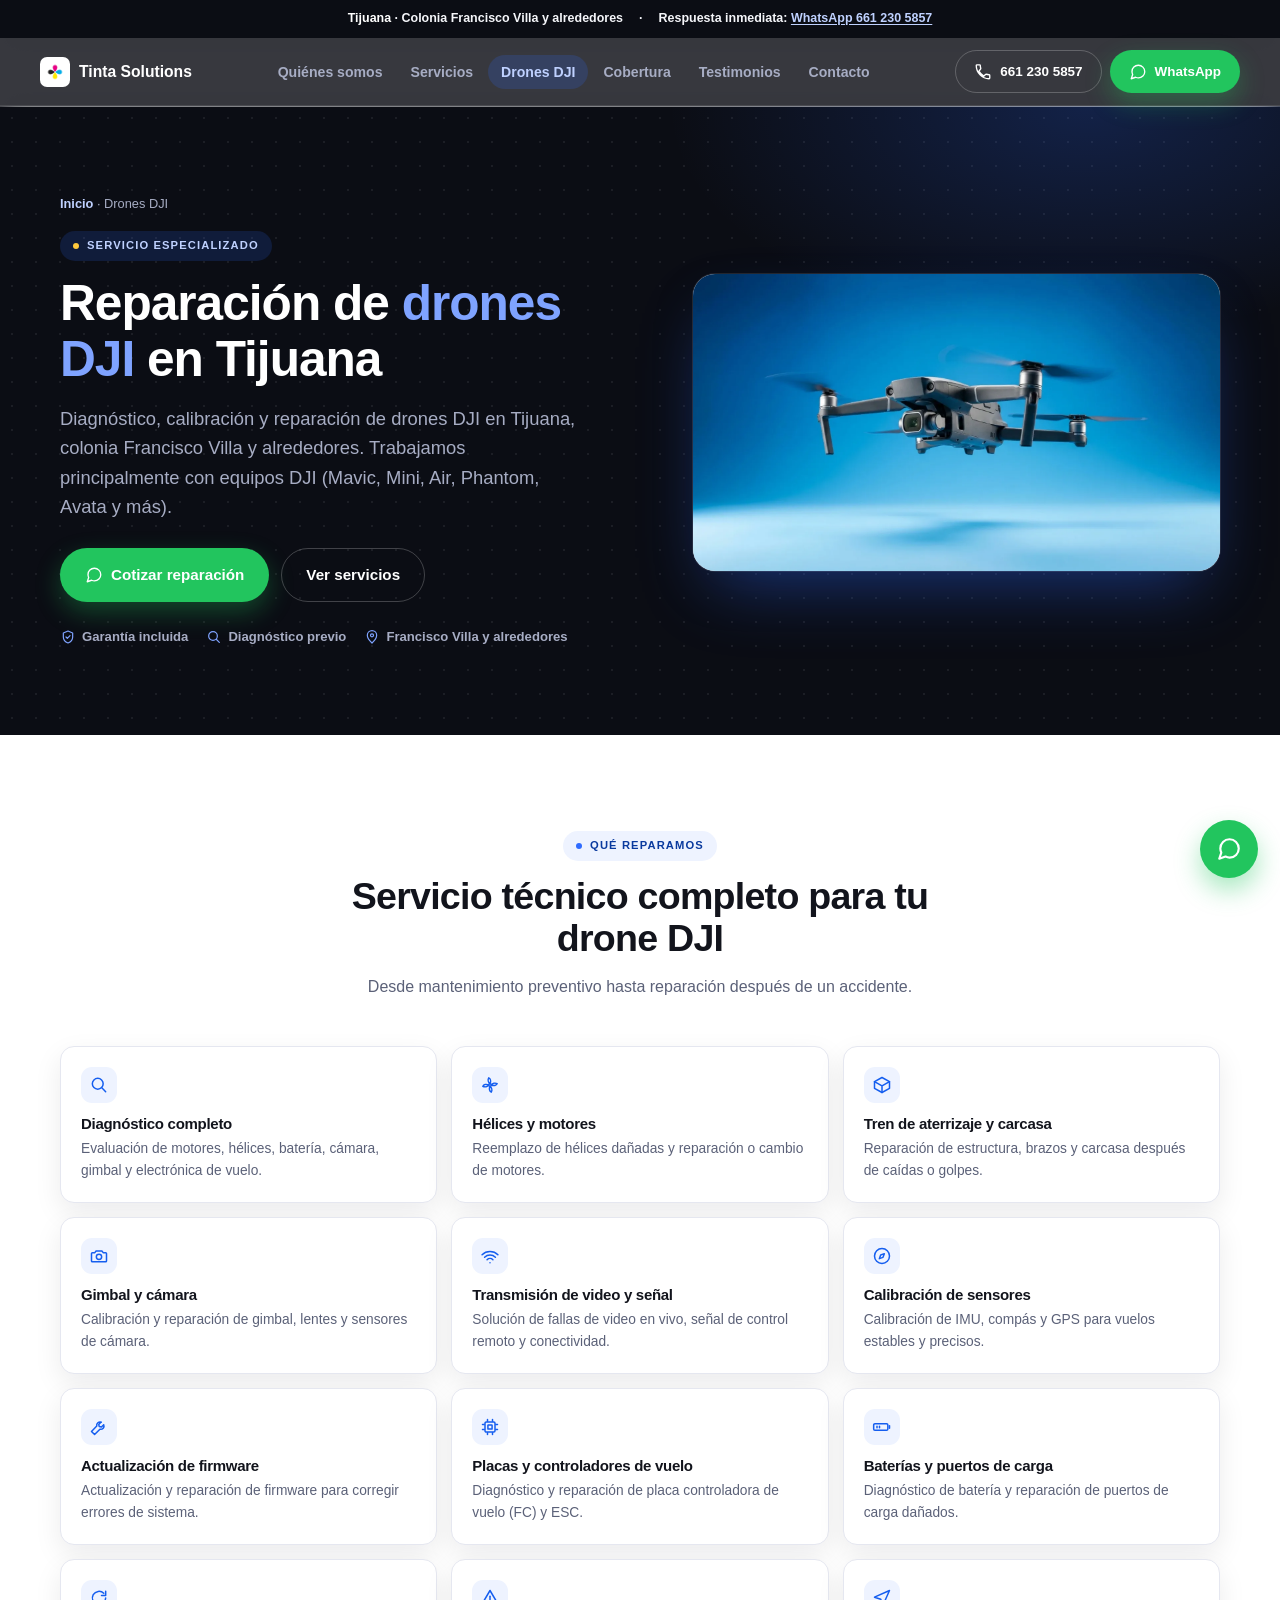
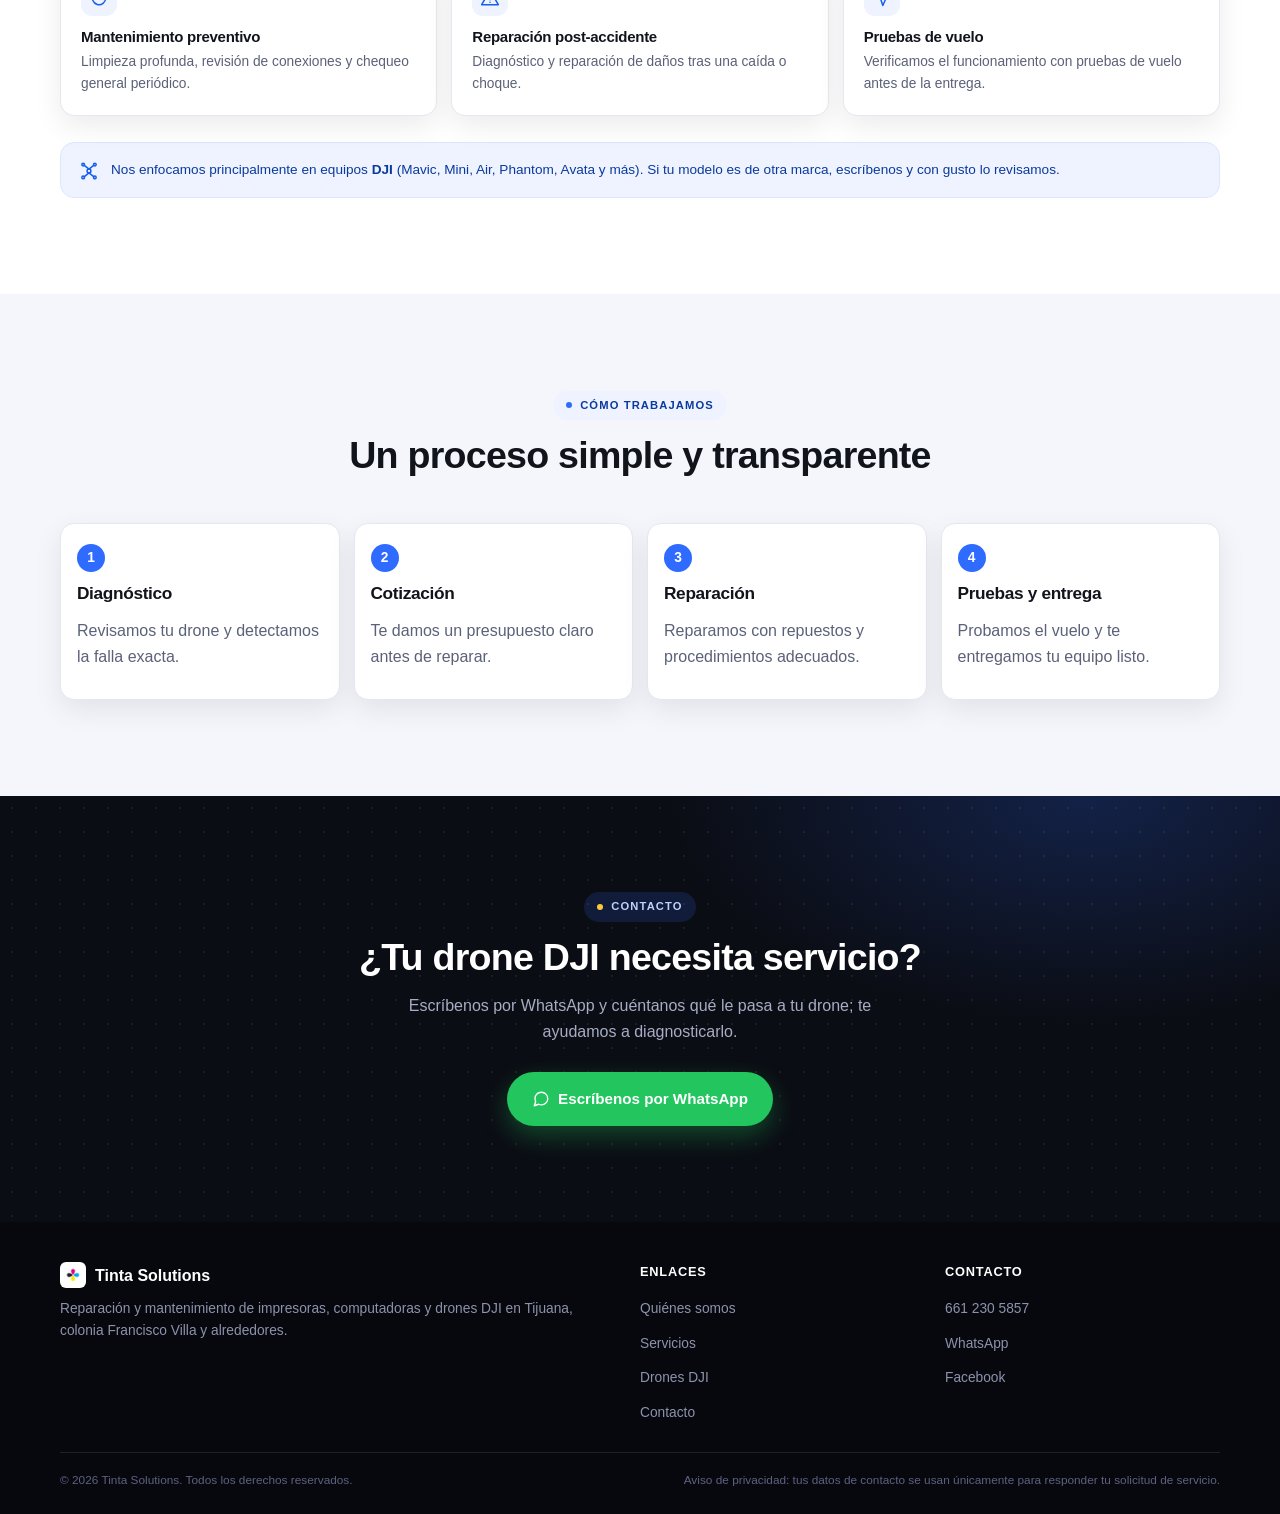
<file: drones.html>
<!DOCTYPE html>
<html lang="es-MX">
<head>
<meta charset="UTF-8">
<meta name="viewport" content="width=device-width, initial-scale=1, viewport-fit=cover">
<title>Reparación de Drones DJI en Tijuana | Tinta Solutions</title>
<meta name="description" content="Reparación y mantenimiento de drones DJI en Tijuana, colonia Francisco Villa y alrededores: hélices, motores, gimbal, calibración de sensores, firmware y más. Diagnóstico y garantía. ☎ 661 230 5857">
<meta name="keywords" content="reparación de drones DJI Tijuana, servicio técnico drones Tijuana, calibración drone DJI, reparación gimbal DJI, mantenimiento drones Tijuana">
<meta name="robots" content="index, follow">
<link rel="canonical" href="https://tijuanaprinter.com/drones.html">

<meta property="og:type" content="website">
<meta property="og:site_name" content="Tinta Solutions">
<meta property="og:title" content="Reparación de Drones DJI en Tijuana | Tinta Solutions">
<meta property="og:description" content="Diagnóstico, calibración, reparación de hélices, motores, gimbal y firmware para drones DJI en Tijuana, colonia Francisco Villa y alrededores.">
<meta property="og:image" content="https://tijuanaprinter.com/images/og-image.png">
<meta property="og:url" content="https://tijuanaprinter.com/drones.html">
<meta property="og:locale" content="es_MX">

<link rel="icon" href="/favicon.ico" sizes="any">
<link rel="icon" type="image/png" sizes="192x192" href="/images/favicon-192.png">
<link rel="apple-touch-icon" href="/images/apple-touch-icon.png">

<meta name="theme-color" content="#0B0D14">
<meta name="geo.region" content="MX-BCN">
<meta name="geo.placename" content="Tijuana">
<meta name="geo.position" content="32.5115;-117.1225">
<meta name="ICBM" content="32.5115, -117.1225">

<link rel="preconnect" href="https://www.google.com">
<link rel="stylesheet" href="/css/style.css?v=8">

<script type="application/ld+json">
{
  "@context": "https://schema.org",
  "@type": "BreadcrumbList",
  "itemListElement": [
    { "@type": "ListItem", "position": 1, "name": "Inicio", "item": "https://tijuanaprinter.com/" },
    { "@type": "ListItem", "position": 2, "name": "Drones DJI", "item": "https://tijuanaprinter.com/drones.html" }
  ]
}
</script>
<script type="application/ld+json">
{
  "@context": "https://schema.org",
  "@type": "Service",
  "serviceType": "Reparación de drones DJI",
  "provider": {
    "@type": "ElectronicsStore",
    "name": "Tinta Solutions",
    "telephone": "+52-661-230-5857",
    "address": {
      "@type": "PostalAddress",
      "streetAddress": "Mexico 4051, Colonia Francisco Villa",
      "addressLocality": "Tijuana",
      "addressRegion": "Baja California",
      "postalCode": "22615",
      "addressCountry": "MX"
    }
  },
  "areaServed": [
    { "@type": "City", "name": "Tijuana" },
    { "@type": "Place", "name": "Colonia Francisco Villa" }
  ],
  "url": "https://tijuanaprinter.com/drones.html"
}
</script>
</head>
<body>
<svg style="display:none" aria-hidden="true">
<symbol id="i-phone" viewBox="0 0 24 24"><path d="M6.6 10.8c1.4 2.8 3.8 5.2 6.6 6.6l2.2-2.2c.3-.3.7-.4 1-.2 1.1.4 2.3.6 3.6.6.6 0 1 .4 1 1V20c0 .6-.4 1-1 1C10.9 21 3 13.1 3 3.4c0-.6.4-1 1-1h3.4c.6 0 1 .4 1 1 0 1.3.2 2.5.6 3.6.1.4 0 .8-.2 1L6.6 10.8Z"/></symbol>
<symbol id="i-chat" viewBox="0 0 24 24"><path d="M21 11.5a8.4 8.4 0 0 1-8.4 8.4c-1.3 0-2.6-.3-3.8-.9L3 21l1.9-5.7a8.4 8.4 0 0 1-.9-3.8A8.4 8.4 0 0 1 12.5 3a8.5 8.5 0 0 1 8.5 8.5Z"/></symbol>
<symbol id="i-shield" viewBox="0 0 24 24"><path d="M12 3l7 3v6c0 4.5-3 7.5-7 9-4-1.5-7-4.5-7-9V6l7-3Z"/><path d="M9 12l2 2 4-4"/></symbol>
<symbol id="i-pin" viewBox="0 0 24 24"><path d="M12 21s7-6.3 7-11.5A7 7 0 0 0 5 9.5C5 14.7 12 21 12 21Z"/><circle cx="12" cy="9.5" r="2.3"/></symbol>
<symbol id="i-drone" viewBox="0 0 24 24"><circle cx="12" cy="12" r="2.3"/><path d="M12 9.7 6 5M12 9.7l6-4.7M12 14.3 6 19M12 14.3l6 4.7"/><circle cx="5" cy="4.3" r="1.6"/><circle cx="19" cy="4.3" r="1.6"/><circle cx="5" cy="19.7" r="1.6"/><circle cx="19" cy="19.7" r="1.6"/></symbol>
<symbol id="i-search" viewBox="0 0 24 24"><circle cx="10.5" cy="10.5" r="6.5"/><path d="m20 20-4.3-4.3"/></symbol>
<symbol id="i-fan" viewBox="0 0 24 24"><circle cx="12" cy="12" r="1.6"/><path d="M12 10.4c1.5-3 .5-6-1.5-7-1.5 2.5-.5 5.5 1.5 7ZM13.6 12c3 1.5 6 .5 7-1.5-2.5-1.5-5.5-.5-7 1.5ZM12 13.6c-1.5 3-.5 6 1.5 7 1.5-2.5.5-5.5-1.5-7ZM10.4 12c-3-1.5-6-.5-7 1.5 2.5 1.5 5.5.5 7-1.5Z"/></symbol>
<symbol id="i-box" viewBox="0 0 24 24"><path d="M12 3 21 8v8l-9 5-9-5V8l9-5Z"/><path d="M3 8l9 5 9-5M12 13v8"/></symbol>
<symbol id="i-camera" viewBox="0 0 24 24"><path d="M4 8h3l1.5-2h7L17 8h3a1 1 0 0 1 1 1v9a1 1 0 0 1-1 1H4a1 1 0 0 1-1-1V9a1 1 0 0 1 1-1Z"/><circle cx="12" cy="13" r="3.2"/></symbol>
<symbol id="i-signal" viewBox="0 0 24 24"><path d="M12 20h.01"/><path d="M8.5 16.5a5 5 0 0 1 7 0"/><path d="M5.5 13.5a9.5 9.5 0 0 1 13 0"/><path d="M2.5 10.5a13.5 13.5 0 0 1 19 0"/></symbol>
<symbol id="i-compass" viewBox="0 0 24 24"><circle cx="12" cy="12" r="9"/><path d="m14.8 9.2-1.6 4.4-4.4 1.6 1.6-4.4 4.4-1.6Z"/></symbol>
<symbol id="i-wrench" viewBox="0 0 24 24"><path d="M14.7 6.3a4 4 0 0 0-5.4 4.6L3 17.3l3.7 3.7 6.4-6.3a4 4 0 0 0 4.6-5.4l-2.8 2.8-2.6-.6-.6-2.6 2.8-2.8Z"/></symbol>
<symbol id="i-cpu" viewBox="0 0 24 24"><rect x="6" y="6" width="12" height="12" rx="1.5"/><rect x="9.5" y="9.5" width="5" height="5" rx="0.5"/><path d="M9 3v2M15 3v2M9 19v2M15 19v2M3 9h2M3 15h2M19 9h2M19 15h2"/></symbol>
<symbol id="i-battery" viewBox="0 0 24 24"><rect x="2" y="8" width="17" height="8" rx="1.5"/><path d="M21 10.5v3"/><path d="M6 11v2M9 11v2"/></symbol>
<symbol id="i-alert" viewBox="0 0 24 24"><path d="M12 3 22 20H2L12 3Z"/><path d="M12 10v4"/><path d="M12 17h.01"/></symbol>
<symbol id="i-send" viewBox="0 0 24 24"><path d="m3 11 18-8-8 18-2.5-7.5L3 11Z"/></symbol>
<symbol id="i-refresh" viewBox="0 0 24 24"><path d="M20 12a8 8 0 1 1-2.3-5.6"/><path d="M20 4v5h-5"/></symbol>
<symbol id="i-menu" viewBox="0 0 24 24"><path d="M3 6h18M3 12h18M3 18h18"/></symbol>
<symbol id="i-close" viewBox="0 0 24 24"><path d="M6 6l12 12M18 6 6 18"/></symbol>
</svg>

<a class="skip-link" href="#main">Saltar al contenido</a>

<div class="announce">
  <div class="container">
    <span><strong>Tijuana</strong> · Colonia Francisco Villa y alrededores</span>
    <span>·</span>
    <span>Respuesta inmediata: <a href="https://wa.me/526612305857" target="_blank" rel="noopener">WhatsApp 661 230 5857</a></span>
  </div>
</div>

<header class="site-header">
  <div class="container nav">
    <a class="brand" href="/#top">
      <img src="/images/logo-icon.webp" alt="Logo Tinta Solutions" width="30" height="30">
      <span class="brand-name">Tinta Solutions</span>
    </a>
    <nav aria-label="Navegación principal">
      <ul class="nav-links" id="nav-links">
        <li><a href="/#nosotros">Quiénes somos</a></li>
        <li><a href="/#servicios">Servicios</a></li>
        <li><a href="/drones.html" class="active">Drones DJI</a></li>
        <li><a href="/#cobertura">Cobertura</a></li>
        <li><a href="/#testimonios">Testimonios</a></li>
        <li><a href="/#contacto">Contacto</a></li>
      </ul>
    </nav>
    <div class="nav-cta">
      <a class="btn btn-outline on-dark btn-sm" href="tel:+526612305857"><svg class="icn"><use href="#i-phone"/></svg><span class="label">661 230 5857</span></a>
      <a class="btn btn-whatsapp btn-sm" href="https://wa.me/526612305857?text=Hola%2C%20tengo%20un%20drone%20DJI%20que%20necesita%20servicio" target="_blank" rel="noopener"><svg class="icn"><use href="#i-chat"/></svg><span class="label">WhatsApp</span></a>
      <button class="nav-toggle" aria-label="Abrir menú" aria-expanded="false" aria-controls="nav-links">
        <svg class="icn i-menu" style="width:24px;height:24px"><use href="#i-menu"/></svg>
        <svg class="icn i-close" style="width:24px;height:24px"><use href="#i-close"/></svg>
      </button>
    </div>
  </div>
</header>

<main id="main">

  <!-- HERO DRONES -->
  <section class="hero dark-section">
    <div class="container hero-grid">
      <div class="hero-copy">
        <div class="breadcrumb"><a href="/#top">Inicio</a> · Drones DJI</div>
        <span class="eyebrow on-dark">Servicio especializado</span>
        <h1>Reparación de <span class="highlight">drones DJI</span> en Tijuana</h1>
        <p class="lead">Diagnóstico, calibración y reparación de drones DJI en Tijuana, colonia Francisco Villa y alrededores. Trabajamos principalmente con equipos DJI (Mavic, Mini, Air, Phantom, Avata y más).</p>
        <div class="hero-actions">
          <a class="btn btn-whatsapp" href="https://wa.me/526612305857?text=Hola%2C%20tengo%20un%20drone%20DJI%20que%20necesita%20servicio" target="_blank" rel="noopener"><svg class="icn"><use href="#i-chat"/></svg>Cotizar reparación</a>
          <a class="btn btn-outline on-dark" href="#servicios-drones">Ver servicios</a>
        </div>
        <ul class="hero-trust">
          <li><span><svg class="icn"><use href="#i-shield"/></svg>Garantía incluida</span></li>
          <li><span><svg class="icn"><use href="#i-search"/></svg>Diagnóstico previo</span></li>
          <li><span><svg class="icn"><use href="#i-pin"/></svg>Francisco Villa y alrededores</span></li>
        </ul>
      </div>
      <div class="hero-media">
        <div class="frame r-16-9 glow"><img src="/images/drone-hero.webp" alt="Drone DJI en reparación en Tijuana" width="1600" height="900" loading="eager"></div>
      </div>
    </div>
  </section>

  <!-- SERVICIOS DE DRONES -->
  <section id="servicios-drones">
    <div class="container">
      <div class="section-head">
        <span class="eyebrow">Qué reparamos</span>
        <h2>Servicio técnico completo para tu drone DJI</h2>
        <p class="muted">Desde mantenimiento preventivo hasta reparación después de un accidente.</p>
      </div>
      <div class="drone-services-grid">
        <div class="drone-service-card"><span class="icon"><svg class="icn"><use href="#i-search"/></svg></span><h3>Diagnóstico completo</h3><p>Evaluación de motores, hélices, batería, cámara, gimbal y electrónica de vuelo.</p></div>
        <div class="drone-service-card"><span class="icon"><svg class="icn"><use href="#i-fan"/></svg></span><h3>Hélices y motores</h3><p>Reemplazo de hélices dañadas y reparación o cambio de motores.</p></div>
        <div class="drone-service-card"><span class="icon"><svg class="icn"><use href="#i-box"/></svg></span><h3>Tren de aterrizaje y carcasa</h3><p>Reparación de estructura, brazos y carcasa después de caídas o golpes.</p></div>
        <div class="drone-service-card"><span class="icon"><svg class="icn"><use href="#i-camera"/></svg></span><h3>Gimbal y cámara</h3><p>Calibración y reparación de gimbal, lentes y sensores de cámara.</p></div>
        <div class="drone-service-card"><span class="icon"><svg class="icn"><use href="#i-signal"/></svg></span><h3>Transmisión de video y señal</h3><p>Solución de fallas de video en vivo, señal de control remoto y conectividad.</p></div>
        <div class="drone-service-card"><span class="icon"><svg class="icn"><use href="#i-compass"/></svg></span><h3>Calibración de sensores</h3><p>Calibración de IMU, compás y GPS para vuelos estables y precisos.</p></div>
        <div class="drone-service-card"><span class="icon"><svg class="icn"><use href="#i-wrench"/></svg></span><h3>Actualización de firmware</h3><p>Actualización y reparación de firmware para corregir errores de sistema.</p></div>
        <div class="drone-service-card"><span class="icon"><svg class="icn"><use href="#i-cpu"/></svg></span><h3>Placas y controladores de vuelo</h3><p>Diagnóstico y reparación de placa controladora de vuelo (FC) y ESC.</p></div>
        <div class="drone-service-card"><span class="icon"><svg class="icn"><use href="#i-battery"/></svg></span><h3>Baterías y puertos de carga</h3><p>Diagnóstico de batería y reparación de puertos de carga dañados.</p></div>
        <div class="drone-service-card"><span class="icon"><svg class="icn"><use href="#i-refresh"/></svg></span><h3>Mantenimiento preventivo</h3><p>Limpieza profunda, revisión de conexiones y chequeo general periódico.</p></div>
        <div class="drone-service-card"><span class="icon"><svg class="icn"><use href="#i-alert"/></svg></span><h3>Reparación post-accidente</h3><p>Diagnóstico y reparación de daños tras una caída o choque.</p></div>
        <div class="drone-service-card"><span class="icon"><svg class="icn"><use href="#i-send"/></svg></span><h3>Pruebas de vuelo</h3><p>Verificamos el funcionamiento con pruebas de vuelo antes de la entrega.</p></div>
      </div>

      <div class="brand-note">
        <svg class="icn"><use href="#i-drone"/></svg>
        <span>Nos enfocamos principalmente en equipos <strong>DJI</strong> (Mavic, Mini, Air, Phantom, Avata y más). Si tu modelo es de otra marca, escríbenos y con gusto lo revisamos.</span>
      </div>
    </div>
  </section>

  <!-- PROCESO -->
  <section class="bg-soft">
    <div class="container">
      <div class="section-head">
        <span class="eyebrow">Cómo trabajamos</span>
        <h2>Un proceso simple y transparente</h2>
      </div>
      <div class="process-steps">
        <div class="process-step"><h3>Diagnóstico</h3><p class="muted">Revisamos tu drone y detectamos la falla exacta.</p></div>
        <div class="process-step"><h3>Cotización</h3><p class="muted">Te damos un presupuesto claro antes de reparar.</p></div>
        <div class="process-step"><h3>Reparación</h3><p class="muted">Reparamos con repuestos y procedimientos adecuados.</p></div>
        <div class="process-step"><h3>Pruebas y entrega</h3><p class="muted">Probamos el vuelo y te entregamos tu equipo listo.</p></div>
      </div>
    </div>
  </section>

  <!-- CTA FINAL -->
  <section class="dark-section" id="contacto-drones">
    <div class="container" style="text-align:center">
      <span class="eyebrow on-dark">Contacto</span>
      <h2 style="color:#fff">¿Tu drone DJI necesita servicio?</h2>
      <p class="muted-dark" style="max-width:520px;margin:0 auto 28px">Escríbenos por WhatsApp y cuéntanos qué le pasa a tu drone; te ayudamos a diagnosticarlo.</p>
      <a class="btn btn-whatsapp" href="https://wa.me/526612305857?text=Hola%2C%20tengo%20un%20drone%20DJI%20que%20necesita%20servicio" target="_blank" rel="noopener"><svg class="icn"><use href="#i-chat"/></svg>Escríbenos por WhatsApp</a>
    </div>
  </section>

</main>

<footer class="site-footer">
  <div class="container">
    <div class="footer-grid">
      <div>
        <div class="footer-brand">
          <img src="/images/logo-icon.webp" alt="Tinta Solutions" width="26" height="26">
          <span>Tinta Solutions</span>
        </div>
        <p>Reparación y mantenimiento de impresoras, computadoras y drones DJI en Tijuana, colonia Francisco Villa y alrededores.</p>
      </div>
      <div>
        <h4>Enlaces</h4>
        <ul class="footer-links">
          <li><a href="/#nosotros">Quiénes somos</a></li>
          <li><a href="/#servicios">Servicios</a></li>
          <li><a href="/drones.html">Drones DJI</a></li>
          <li><a href="/#contacto">Contacto</a></li>
        </ul>
      </div>
      <div>
        <h4>Contacto</h4>
        <ul class="footer-links">
          <li><a href="tel:+526612305857">661 230 5857</a></li>
          <li><a href="https://wa.me/526612305857" target="_blank" rel="noopener">WhatsApp</a></li>
          <li><a href="https://www.facebook.com/profile.php?id=61590290923533" target="_blank" rel="noopener">Facebook</a></li>
        </ul>
      </div>
    </div>
    <div class="footer-bottom">
      <span>© <span id="year">2026</span> Tinta Solutions. Todos los derechos reservados.</span>
      <span>Aviso de privacidad: tus datos de contacto se usan únicamente para responder tu solicitud de servicio.</span>
    </div>
  </div>
</footer>

<a class="whatsapp-float" href="https://wa.me/526612305857?text=Hola%2C%20tengo%20un%20drone%20DJI%20que%20necesita%20servicio" target="_blank" rel="noopener" aria-label="Escríbenos por WhatsApp"><svg class="icn"><use href="#i-chat"/></svg></a>

<div class="mobile-cta-bar">
  <a class="btn btn-outline on-dark" href="tel:+526612305857"><svg class="icn"><use href="#i-phone"/></svg>Llamar</a>
  <a class="btn btn-whatsapp" href="https://wa.me/526612305857?text=Hola%2C%20tengo%20un%20drone%20DJI%20que%20necesita%20servicio" target="_blank" rel="noopener"><svg class="icn"><use href="#i-chat"/></svg>WhatsApp</a>
</div>

<script src="/js/main.js?v=8"></script>
</body>
</html>
</file>
<file: css/style.css>
/* ===================================================================
   Tinta Solutions — sistema visual v5 ("2026", enfoque venta)
   Secciones oscuras premium (hero / CTA) intercaladas con secciones
   claras. Un solo acento azul con glow. Iconos SVG. Mobile-first real:
   grid-template-columns siempre con minmax(0,1fr) + min-width:0 en los
   hijos (evita overflow horizontal en celular).
=================================================================== */
:root{
  --blue:#2F6BFF;
  --blue-2:#155EEF;
  --blue-glow:rgba(47,107,255,.45);
  --blue-50:#EEF3FF;
  --blue-100:#DCE7FF;
  --blue-700:#0A3A9E;
  --yellow:#FFC93C;
  --green:#22C55E;

  --ink:#0B0D14;
  --panel:#11141D;
  --panel-2:#171B27;
  --line-dark:rgba(255,255,255,.10);
  --text-dark-1:#F5F6FA;
  --text-dark-2:#A7ADC4;

  --paper:#FFFFFF;
  --paper-soft:#F5F6FB;
  --text-1:#12141C;
  --text-2:#5B6178;
  --line:#E5E7F0;

  --radius-lg:22px;
  --radius-md:14px;
  --radius-sm:10px;
  --shadow-soft:0 10px 28px rgba(10,12,20,.08);
  --shadow-strong:0 20px 44px rgba(10,12,20,.16);
  --maxw:1200px;
  --font:"Segoe UI", -apple-system, BlinkMacSystemFont, Roboto, Helvetica, Arial, sans-serif;
}

*,*::before,*::after{box-sizing:border-box}
html{scroll-behavior:smooth;-webkit-text-size-adjust:100%}
body{
  margin:0;font-family:var(--font);color:var(--text-1);background:var(--paper);
  line-height:1.6;-webkit-font-smoothing:antialiased;overflow-x:hidden;font-size:16px;min-width:0;
}
img,svg{max-width:100%;display:block}
a{color:inherit;text-decoration:none}
ul{margin:0;padding:0}
button{font-family:var(--font)}
.container{max-width:var(--maxw);margin:0 auto;padding:0 20px;min-width:0}
section{padding:52px 0}
@media (min-width:640px){section{padding:72px 0}}
@media (min-width:960px){section{padding:96px 0}}

.icn{width:20px;height:20px;stroke:currentColor;fill:none;stroke-width:1.8;stroke-linecap:round;stroke-linejoin:round;flex:0 0 auto;display:block}

/* Contenedores de imagen: SIEMPRE aspect-ratio fijo + cover (nunca se deforman) */
.frame{position:relative;overflow:hidden;border-radius:var(--radius-lg);background:var(--paper-soft);min-width:0}
.frame img{width:100%;height:100%;object-fit:cover;object-position:center}
.frame.r-16-9{aspect-ratio:16/9}
.frame.r-4-3{aspect-ratio:4/3}
.frame.r-1-1{aspect-ratio:1/1}
.frame.glow{box-shadow:0 0 0 1px var(--line-dark), 0 30px 70px -20px var(--blue-glow), var(--shadow-strong)}

h1,h2,h3{line-height:1.14;margin:0 0 14px;font-weight:800;letter-spacing:-.02em}
h2{font-size:clamp(1.6rem,4.4vw,2.35rem)}
h3{font-size:1.08rem}
p{margin:0 0 14px}
.muted{color:var(--text-2)}
.on-dark .muted,.muted-dark{color:var(--text-dark-2)}
.eyebrow{
  display:inline-flex;align-items:center;gap:8px;text-transform:uppercase;letter-spacing:.1em;
  font-size:.7rem;font-weight:800;color:var(--blue-700);background:var(--blue-50);
  padding:6px 13px;border-radius:999px;margin-bottom:14px;
}
.eyebrow::before{content:"";width:6px;height:6px;border-radius:50%;background:var(--blue);flex:0 0 auto}
.eyebrow.on-dark{background:rgba(47,107,255,.16);color:#BFD1FF}
.eyebrow.on-dark::before{background:var(--yellow)}
.section-head{max-width:640px;margin:0 auto 36px;text-align:center}
@media (min-width:640px){.section-head{margin-bottom:46px}}

/* Botones */
.btn{
  display:inline-flex;align-items:center;justify-content:center;gap:8px;
  padding:14px 24px;border-radius:999px;font-weight:800;font-size:.95rem;
  border:1.5px solid transparent;cursor:pointer;transition:transform .12s ease, box-shadow .12s ease, background .12s ease;
  max-width:100%;
}
.btn:active{transform:scale(.97)}
.btn-primary{background:var(--blue);color:#fff;box-shadow:0 10px 26px var(--blue-glow)}
.btn-primary:hover{background:var(--blue-2)}
.btn-white{background:#fff;color:var(--blue-700);box-shadow:var(--shadow-soft)}
.btn-outline{background:transparent;border-color:var(--line);color:var(--text-1)}
.btn-outline:hover{border-color:var(--blue)}
.btn-outline.on-dark{border-color:rgba(255,255,255,.22);color:#fff}
.btn-outline.on-dark:hover{border-color:var(--blue)}
.btn-whatsapp{background:var(--green);color:#fff;box-shadow:0 10px 26px rgba(34,197,94,.32)}
.btn-block{width:100%}
.btn-sm{padding:10px 18px;font-size:.84rem}
.btn .icn{width:18px;height:18px}
@media (max-width:480px){.hero-actions .btn{width:100%}}

/* Barra de anuncio */
.announce{background:var(--ink);color:var(--text-dark-1)}
.announce .container{
  display:flex;flex-wrap:wrap;gap:6px 16px;align-items:center;justify-content:center;
  padding:9px 20px;font-size:.78rem;font-weight:700;text-align:center;
}
.announce strong{color:#fff}
.announce a{color:#BFD1FF;text-decoration:underline;text-underline-offset:2px}

/* Header */
.site-header{position:sticky;top:0;z-index:50;background:rgba(11,13,20,.82);backdrop-filter:saturate(180%) blur(14px);border-bottom:1px solid var(--line-dark)}
.nav{display:flex;align-items:center;justify-content:space-between;padding:12px 0;gap:10px;min-width:0}
.brand{display:flex;align-items:center;gap:9px;min-width:0;flex-shrink:1}
.brand img{height:30px;width:auto;flex:0 0 auto;border-radius:7px}
.brand-name{font-weight:800;font-size:.98rem;color:#fff;white-space:nowrap;overflow:hidden;text-overflow:ellipsis}
.nav-links{display:flex;gap:2px;list-style:none;align-items:center}
.nav-links a{padding:9px 13px;border-radius:999px;font-weight:700;font-size:.88rem;color:var(--text-dark-2)}
.nav-links a:hover{background:rgba(255,255,255,.08);color:#fff}
.nav-links a.active{background:rgba(47,107,255,.18);color:#BFD1FF}
.nav-cta{display:flex;align-items:center;gap:8px;flex:0 0 auto}
.nav-toggle{display:none;align-items:center;justify-content:center;background:none;border:none;cursor:pointer;color:#fff;padding:6px;line-height:1;position:relative;z-index:57}
.nav-toggle .i-close{display:none}
.nav-toggle.open .i-menu{display:none}
.nav-toggle.open .i-close{display:block}

/* Menú móvil: overlay de PANTALLA COMPLETA (no depende de calcular la
   altura exacta del header/anuncio — evita cualquier corte o traslape) */
@media (max-width:960px){
  .nav-links{
    position:fixed;inset:0;background:var(--ink);z-index:55;
    flex-direction:column;align-items:stretch;justify-content:center;padding:90px 22px 40px;gap:6px;
    transform:translateX(100%);transition:transform .25s ease;
    overflow-y:auto;
  }
  .nav-links.open{transform:translateX(0)}
  .nav-links a{padding:16px 18px;font-size:1.1rem;border-radius:var(--radius-sm)}
  .nav-toggle{display:flex}
  .nav-cta .btn span.label{display:none}
  .nav-cta .btn{padding:10px}
  .brand-name{display:none}
  body.menu-open{overflow:hidden}
}

/* Secciones oscuras (hero / CTA final) — patrón de puntos sutil, sin blobs de los 80s */
.dark-section{
  position:relative;background:var(--ink);color:var(--text-dark-1);
  background-image:radial-gradient(rgba(255,255,255,.07) 1px, transparent 1px);
  background-size:24px 24px;
}
.dark-section::after{
  content:"";position:absolute;inset:0;pointer-events:none;
  background:radial-gradient(700px 380px at 85% 0%, rgba(47,107,255,.22), transparent 60%);
}
.dark-section .container{position:relative;z-index:1}

/* Hero */
.hero{padding:44px 0 46px}
@media (min-width:640px){.hero{padding:64px 0 64px}}
@media (min-width:960px){.hero{padding:88px 0 84px}}
.hero-grid{display:grid;grid-template-columns:minmax(0,1fr);gap:26px;align-items:center}
@media (min-width:960px){.hero-grid{grid-template-columns:minmax(0,1.05fr) minmax(0,.95fr);gap:50px}}
/* En celular la imagen es lo primero que se ve, antes del texto */
@media (max-width:959px){.hero-media{order:-1}}
.hero-media .frame.r-1-1{max-width:480px;margin:0 auto}
@media (min-width:960px){.hero-media .frame.r-1-1{max-width:100%;margin:0}}
.hero-copy{min-width:0}
.hero h1{font-size:clamp(1.8rem,6vw,3.1rem);margin-bottom:16px;color:#fff;word-break:break-word}
.hero .highlight{color:#7FA3FF}
.hero p.lead{font-size:1.05rem;color:var(--text-dark-2);margin-bottom:26px;max-width:530px}
@media (min-width:640px){.hero p.lead{font-size:1.15rem}}
.hero-actions{display:flex;flex-wrap:wrap;gap:12px;margin-bottom:24px}
.hero-trust{display:flex;flex-wrap:wrap;gap:10px 18px;font-size:.82rem;color:var(--text-dark-2);list-style:none}
.hero-trust span{display:inline-flex;align-items:center;gap:6px;font-weight:700}
.hero-trust .icn{width:16px;height:16px;color:#7FA3FF}
.hero-media{position:relative;min-width:0}
.hero-badge{
  max-width:calc(100% - 16px);margin-top:-24px;margin-left:16px;background:#fff;color:var(--text-1);
  border-radius:14px;box-shadow:var(--shadow-strong);padding:11px 15px;
  font-size:.8rem;font-weight:800;display:flex;align-items:center;gap:9px;
}
.hero-badge span.txt{min-width:0}
.dot{width:9px;height:9px;border-radius:50%;background:var(--green);display:inline-block;animation:blink 2s infinite;flex:0 0 auto}
@keyframes blink{0%,100%{opacity:1}50%{opacity:.35}}

/* Stats / franja de confianza */
.stats{background:var(--paper-soft);border-bottom:1px solid var(--line)}
.stats-grid{display:grid;grid-template-columns:repeat(2,minmax(0,1fr));gap:14px;padding:26px 0}
@media (min-width:640px){.stats-grid{grid-template-columns:repeat(4,minmax(0,1fr));padding:30px 0}}
.stat{text-align:center;min-width:0}
.stat b{display:block;font-size:1.5rem;font-weight:900;color:var(--blue-700)}
.stat span{display:block;font-size:.78rem;color:var(--text-2);font-weight:700;margin-top:2px}

/* Quiénes somos */
.bg-soft{background:var(--paper-soft)}
.about-grid{display:grid;grid-template-columns:minmax(0,1fr);gap:30px;align-items:center}
@media (min-width:900px){.about-grid{grid-template-columns:minmax(0,1fr) minmax(0,1fr);gap:50px}}
.about-media{min-width:0}
.about-media .frame{box-shadow:var(--shadow-soft)}
.about-copy{min-width:0}
.about-points{list-style:none;margin:20px 0 0;display:grid;gap:12px}
.about-points li{display:flex;gap:12px;align-items:flex-start;font-weight:600;font-size:.95rem}
.chip{
  flex:0 0 auto;width:28px;height:28px;border-radius:8px;display:flex;align-items:center;justify-content:center;
  background:var(--blue-50);color:var(--blue-2);
}
.chip .icn{width:15px;height:15px}

/* Servicios */
.services-grid{display:grid;grid-template-columns:minmax(0,1fr);gap:22px}
@media (min-width:760px){.services-grid{grid-template-columns:repeat(2,minmax(0,1fr));gap:24px}}
.service-card{
  background:var(--paper);border:1px solid var(--line);border-radius:var(--radius-lg);
  box-shadow:var(--shadow-soft);overflow:hidden;display:flex;flex-direction:column;min-width:0;
}
.service-card .frame{border-radius:0}
.service-card-body{padding:22px 22px 24px;min-width:0;display:flex;flex-direction:column;flex:1}
.service-card h3{display:flex;align-items:center;gap:10px;margin-bottom:14px}
.service-card h3 .ico{
  width:34px;height:34px;border-radius:10px;display:flex;align-items:center;justify-content:center;
  background:var(--blue-50);color:var(--blue-2);flex:0 0 auto;
}
.service-list{list-style:none;display:grid;gap:9px;margin-bottom:20px}
.service-list li{display:flex;gap:9px;align-items:flex-start;font-size:.89rem;color:var(--text-2)}
.service-list li::before{content:"";width:6px;height:6px;border-radius:50%;background:var(--blue-2);margin-top:7px;flex:0 0 auto}
.service-card .btn{margin-top:auto;align-self:flex-start}

/* Banner drones */
.drone-banner{
  display:grid;grid-template-columns:minmax(0,1fr);gap:0;align-items:stretch;
  border-radius:var(--radius-lg);overflow:hidden;margin-top:26px;background:var(--ink);color:#fff;
  background-image:radial-gradient(rgba(255,255,255,.07) 1px, transparent 1px);background-size:22px 22px;
}
@media (min-width:760px){.drone-banner{grid-template-columns:minmax(0,1.05fr) minmax(0,.95fr)}}
.drone-banner-copy{min-width:0;padding:30px}
@media (min-width:760px){.drone-banner-copy{padding:38px}}
.drone-banner .frame{border-radius:0;min-height:220px}
.drone-banner h3{font-size:1.4rem;margin-bottom:10px;color:#fff}
.drone-banner p{color:var(--text-dark-2);margin-bottom:20px}
.badge-new{
  display:inline-block;background:var(--yellow);color:#3a2c00;font-weight:900;font-size:.7rem;
  padding:4px 10px;border-radius:999px;margin-bottom:10px;letter-spacing:.03em;
}

/* Por qué elegirnos */
.why-grid{display:grid;grid-template-columns:minmax(0,1fr);gap:14px}
@media (min-width:560px){.why-grid{grid-template-columns:repeat(2,minmax(0,1fr))}}
@media (min-width:960px){.why-grid{grid-template-columns:repeat(4,minmax(0,1fr))}}
.why-card{background:var(--paper);border:1px solid var(--line);border-radius:var(--radius-md);padding:24px 20px;box-shadow:var(--shadow-soft);min-width:0}
.why-card .icon{
  width:40px;height:40px;border-radius:11px;margin-bottom:12px;display:flex;align-items:center;justify-content:center;
  background:var(--blue-50);color:var(--blue-2);
}
.why-card h3{font-size:.98rem;margin-bottom:6px}
.why-card p{color:var(--text-2);font-size:.88rem;margin:0}

/* Cobertura */
.coverage-grid{display:grid;grid-template-columns:minmax(0,1fr);gap:28px}
@media (min-width:900px){.coverage-grid{grid-template-columns:minmax(0,1fr) minmax(0,1fr);gap:40px;align-items:start}}
.coverage-info{min-width:0}
.map-wrap{border-radius:var(--radius-lg);overflow:hidden;box-shadow:var(--shadow-soft);border:1px solid var(--line);min-width:0}
.map-wrap iframe{width:100%;height:280px;border:0;display:block}
@media (min-width:640px){.map-wrap iframe{height:340px}}
.coverage-info dl{display:grid;grid-template-columns:minmax(0,auto) minmax(0,1fr);gap:8px 16px;margin:20px 0}
.coverage-info dt{font-weight:800;font-size:.9rem}
.coverage-info dd{margin:0;color:var(--text-2);font-size:.9rem}
.zone-tags{display:flex;flex-wrap:wrap;gap:8px;margin:16px 0 24px}
.zone-tags span{background:var(--blue-50);color:var(--blue-700);font-weight:700;font-size:.8rem;padding:6px 12px;border-radius:999px}

/* Testimonios */
.testimonials-grid{display:grid;grid-template-columns:minmax(0,1fr);gap:16px}
@media (min-width:760px){.testimonials-grid{grid-template-columns:repeat(3,minmax(0,1fr))}}
.testimonial-card{background:var(--paper);border:1.5px dashed var(--line);border-radius:var(--radius-md);padding:20px;min-width:0}
.stars{color:var(--yellow);background:var(--ink);display:inline-block;padding:3px 9px;border-radius:6px;font-size:.78rem;margin-bottom:12px}
.testimonial-card p{color:var(--text-2);font-style:italic;font-size:.9rem}
.testimonial-name{font-weight:800;margin-top:10px;font-size:.88rem}

/* Preguntas frecuentes */
.faq-list{display:grid;gap:12px;max-width:760px;margin:0 auto}
.faq-item{background:var(--paper);border:1px solid var(--line);border-radius:var(--radius-md);padding:4px 20px;box-shadow:var(--shadow-soft)}
.faq-item summary{
  cursor:pointer;list-style:none;padding:16px 26px 16px 0;font-weight:800;font-size:.98rem;position:relative;
}
.faq-item summary::-webkit-details-marker{display:none}
.faq-item summary::after{
  content:"+";position:absolute;right:0;top:14px;font-size:1.3rem;font-weight:400;color:var(--blue-2);
}
.faq-item[open] summary::after{content:"–"}
.faq-item p{color:var(--text-2);font-size:.92rem;margin:0 0 16px;padding-right:26px}

/* CTA final / contacto — oscuro, bookend con el hero */
.contact-grid{display:grid;grid-template-columns:minmax(0,1fr);gap:32px}
@media (min-width:900px){.contact-grid{grid-template-columns:minmax(0,1fr) minmax(0,1fr);gap:48px}}
.contact-copy{min-width:0}
.contact-copy h2{color:#fff}
.contact-list{list-style:none;margin:0 0 22px;display:grid;gap:14px}
.contact-list li{display:flex;gap:12px;align-items:center;font-size:.94rem;min-width:0}
.contact-list li a,.contact-list li span.txt{min-width:0;overflow-wrap:break-word;color:#fff}
.contact-list .chip{background:rgba(255,255,255,.1);color:#fff}
.contact-list a{font-weight:800}
.big-phone{
  display:inline-flex;align-items:center;gap:12px;font-size:clamp(1.4rem,4vw,2rem);font-weight:900;color:#fff;
  margin-bottom:6px;flex-wrap:wrap;
}
.big-phone .icn{width:26px;height:26px;color:#7FA3FF}
.form-card{background:#fff;color:var(--text-1);border-radius:var(--radius-lg);padding:22px;box-shadow:var(--shadow-strong);min-width:0}
@media (min-width:640px){.form-card{padding:28px}}
.form-row{margin-bottom:14px}
.form-row label{display:block;font-weight:800;font-size:.84rem;margin-bottom:6px}
.form-row input,.form-row textarea{
  width:100%;padding:12px 13px;border-radius:var(--radius-sm);border:1.5px solid var(--line);
  font-family:var(--font);font-size:.95rem;background:var(--paper-soft);
}
.form-row input:focus,.form-row textarea:focus{outline:none;border-color:var(--blue);background:#fff}
.form-row textarea{min-height:100px;resize:vertical}
.form-note{font-size:.78rem;color:var(--text-2);margin-top:10px}
.form-success{display:none;background:#E7F8EE;border:1px solid #BEEBCF;color:#186A38;padding:13px;border-radius:var(--radius-sm);margin-bottom:14px;font-size:.86rem;font-weight:700}

/* Footer */
.site-footer{background:#07080D;color:#8D92AC;padding:40px 0 90px}
@media (min-width:640px){.site-footer{padding:40px 0 24px}}
.footer-grid{display:grid;grid-template-columns:minmax(0,1fr);gap:26px;margin-bottom:28px}
@media (min-width:640px){.footer-grid{grid-template-columns:minmax(0,2fr) minmax(0,1fr) minmax(0,1fr);gap:30px}}
.footer-brand{display:flex;align-items:center;gap:9px;margin-bottom:10px}
.footer-brand img{height:26px;border-radius:6px}
.footer-brand span{font-weight:800;color:#fff}
.site-footer p{font-size:.86rem}
.site-footer h4{color:#fff;font-size:.8rem;margin:0 0 12px;text-transform:uppercase;letter-spacing:.06em}
.footer-links{list-style:none;display:grid;gap:9px}
.footer-links a{color:#8D92AC;font-size:.86rem}
.footer-links a:hover{color:#fff}
.footer-bottom{border-top:1px solid var(--line-dark);padding-top:18px;display:flex;flex-wrap:wrap;gap:10px;justify-content:space-between;font-size:.74rem;color:#5D6180}

/* WhatsApp flotante (desktop) */
.whatsapp-float{
  position:fixed;right:22px;bottom:22px;z-index:60;width:58px;height:58px;border-radius:50%;
  background:var(--green);color:#fff;display:flex;align-items:center;justify-content:center;
  box-shadow:0 12px 26px rgba(34,197,94,.4);animation:pulse 2.4s infinite;
}
.whatsapp-float .icn{width:26px;height:26px;stroke-width:2}
@keyframes pulse{0%{box-shadow:0 0 0 0 rgba(34,197,94,.5)}70%{box-shadow:0 0 0 16px rgba(34,197,94,0)}100%{box-shadow:0 0 0 0 rgba(34,197,94,0)}}

/* Barra fija de conversión — solo móvil */
.mobile-cta-bar{display:none}
@media (max-width:640px){
  .mobile-cta-bar{
    display:flex;flex-direction:row;gap:10px;
    position:fixed;left:0;right:0;bottom:0;z-index:70;padding:10px 12px calc(10px + env(safe-area-inset-bottom));
    background:rgba(11,13,20,.95);backdrop-filter:blur(10px);border-top:1px solid var(--line-dark);
  }
  .mobile-cta-bar .btn{flex:1 1 0;min-width:0;padding:12px 8px;font-size:.84rem}
  .whatsapp-float{display:none}
  body{padding-bottom:66px}
}

.skip-link{position:absolute;left:-999px;top:auto;background:var(--ink);color:#fff;padding:10px 16px;border-radius:8px;z-index:100}
.skip-link:focus{left:16px;top:16px}

/* Página de drones */
.breadcrumb{font-size:.8rem;color:var(--text-dark-2);margin-bottom:16px}
.breadcrumb a{color:#BFD1FF;font-weight:700}
.drone-services-grid{display:grid;grid-template-columns:minmax(0,1fr);gap:14px}
@media (min-width:640px){.drone-services-grid{grid-template-columns:repeat(2,minmax(0,1fr))}}
@media (min-width:960px){.drone-services-grid{grid-template-columns:repeat(3,minmax(0,1fr))}}
.drone-service-card{background:var(--paper);border:1px solid var(--line);border-radius:var(--radius-md);padding:20px;box-shadow:var(--shadow-soft);min-width:0}
.drone-service-card .icon{
  width:36px;height:36px;border-radius:11px;margin-bottom:12px;display:flex;align-items:center;justify-content:center;
  background:var(--blue-50);color:var(--blue-2);
}
.drone-service-card h3{font-size:.94rem;margin-bottom:6px}
.drone-service-card p{color:var(--text-2);font-size:.86rem;margin:0}
.process-steps{display:grid;grid-template-columns:minmax(0,1fr);gap:14px;counter-reset:step}
@media (min-width:560px){.process-steps{grid-template-columns:repeat(2,minmax(0,1fr))}}
@media (min-width:900px){.process-steps{grid-template-columns:repeat(4,minmax(0,1fr))}}
.process-step{position:relative;padding:20px 16px 16px;background:var(--paper);border:1px solid var(--line);border-radius:var(--radius-md);box-shadow:var(--shadow-soft);min-width:0}
.process-step::before{
  counter-increment:step;content:counter(step);
  width:28px;height:28px;border-radius:50%;background:var(--blue);color:#fff;font-weight:800;
  display:flex;align-items:center;justify-content:center;margin-bottom:12px;font-size:.86rem;
}
.brand-note{
  display:flex;gap:12px;align-items:flex-start;background:var(--blue-50);border:1px solid var(--blue-100);border-radius:var(--radius-md);
  padding:16px 18px;font-size:.85rem;color:var(--blue-700);margin-top:26px;min-width:0;
}
.brand-note .icn{color:var(--blue-2);margin-top:2px}
</file>
